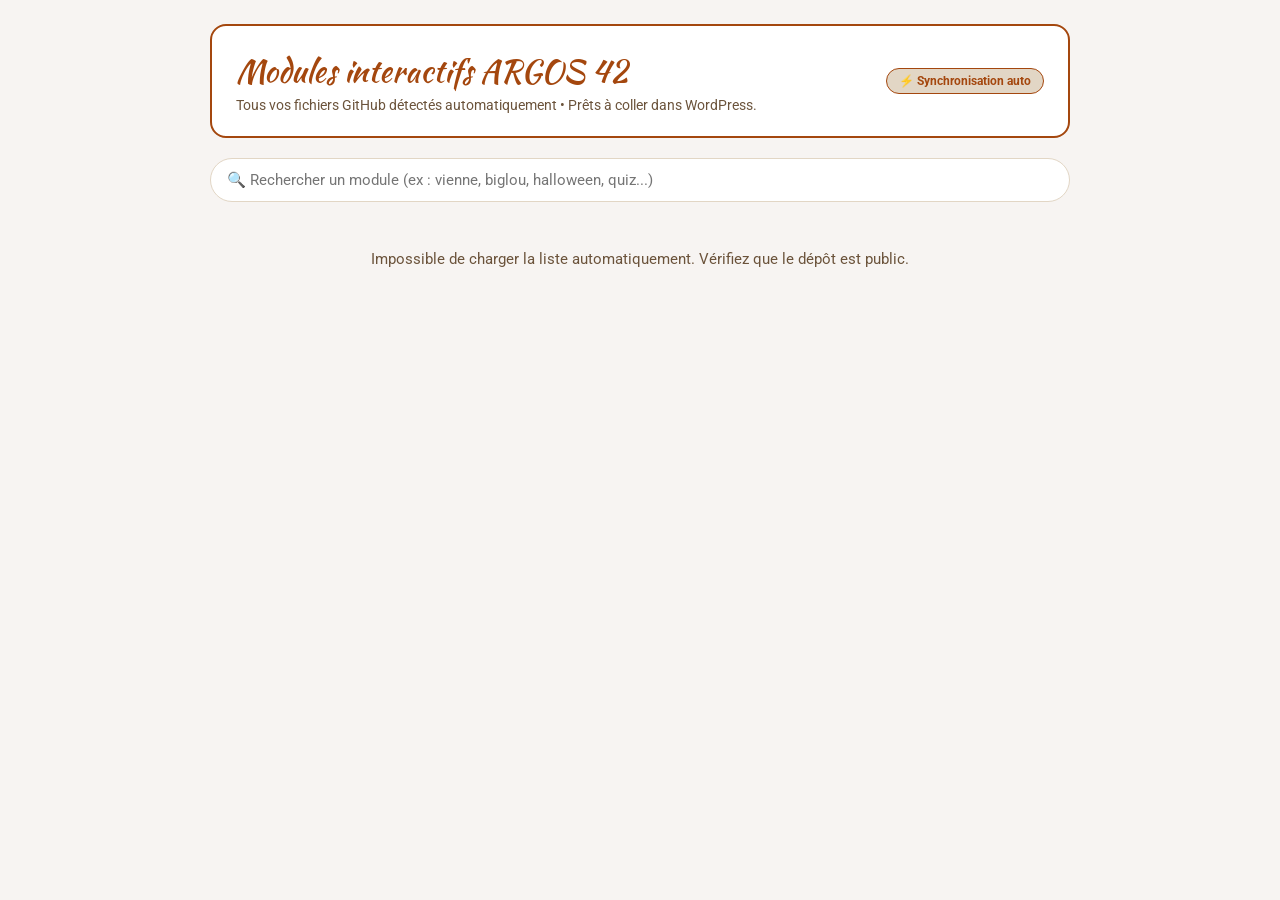
<file: index.html>
<!DOCTYPE html>
<html lang="fr">
<head>
  <meta charset="UTF-8" />
  <meta name="viewport" content="width=device-width, initial-scale=1.0" />
  <title>Bibliothèque interactive — ARGOS 42</title>
  <link rel="preconnect" href="https://fonts.googleapis.com">
  <link rel="preconnect" href="https://fonts.gstatic.com" crossorigin>
  <link href="https://fonts.googleapis.com/css2?family=Kaushan+Script&family=Roboto:wght@400;500;700&display=swap" rel="stylesheet">
  <style>
    :root {
      --caramel: #a4470e;
      --caramel-dark: #823608;
      --beige: #e2d6c5;
      --discret: #f7f4f2;
      --chocolat: #372612;
      --chocolat-soft: #6b533b;
    }
    * { box-sizing: border-box; margin: 0; padding: 0; }
    body {
      font-family: 'Roboto', sans-serif;
      background: var(--discret);
      color: var(--chocolat);
      padding: 24px 16px 60px;
    }
    .wrap { max-width: 860px; margin: 0 auto; }

    header {
      background: #fff;
      border: 2px solid var(--caramel);
      border-radius: 16px;
      padding: 22px 24px;
      margin-bottom: 20px;
      display: flex;
      justify-content: space-between;
      align-items: center;
      flex-wrap: wrap;
      gap: 12px;
    }
    h1 {
      font-family: 'Kaushan Script', cursive;
      font-size: 1.95rem;
      font-weight: 400;
      color: var(--caramel);
    }
    .sub { font-size: 0.9rem; color: var(--chocolat-soft); margin-top: 4px; }
    .auto-badge {
      background: var(--beige);
      color: var(--caramel);
      border: 1px solid var(--caramel);
      font-size: 0.75rem;
      font-weight: 700;
      padding: 5px 12px;
      border-radius: 50px;
    }

    .search-bar {
      width: 100%;
      padding: 12px 16px;
      border: 1.5px solid var(--beige);
      border-radius: 50px;
      font-family: 'Roboto', sans-serif;
      font-size: 0.95rem;
      margin-bottom: 18px;
      background: #fff;
      color: var(--chocolat);
      outline: none;
    }
    .search-bar:focus { border-color: var(--caramel); }

    .list { display: grid; gap: 12px; }

    .item {
      background: #fff;
      border: 1.5px solid var(--beige);
      border-radius: 14px;
      padding: 16px 18px;
      display: flex;
      justify-content: space-between;
      align-items: center;
      flex-wrap: wrap;
      gap: 12px;
    }
    .item-info { flex: 1 1 260px; }
    .item-title {
      font-weight: 700;
      font-size: 1.02rem;
      color: var(--chocolat);
      text-transform: capitalize;
    }
    .item-file {
      font-family: monospace;
      font-size: 0.8rem;
      color: var(--chocolat-soft);
      margin-top: 2px;
    }

    .item-controls {
      display: flex;
      align-items: center;
      gap: 8px;
      flex-wrap: wrap;
    }
    select {
      padding: 8px 10px;
      border-radius: 50px;
      border: 1.5px solid var(--beige);
      background: var(--discret);
      font-family: 'Roboto', sans-serif;
      font-size: 0.82rem;
      font-weight: 700;
      color: var(--chocolat);
      cursor: pointer;
    }
    .btn {
      cursor: pointer;
      font-family: 'Roboto', sans-serif;
      font-size: 0.84rem;
      font-weight: 700;
      padding: 8px 15px;
      border-radius: 50px;
      border: 1.5px solid var(--caramel);
      text-decoration: none;
      transition: all 0.15s;
    }
    .btn-copy { background: var(--caramel); color: #fff; }
    .btn-copy:hover { background: var(--caramel-dark); }
    .btn-copy.ok { background: #2e6f40; border-color: #2e6f40; }
    .btn-open { background: #fff; color: var(--caramel); }
    .btn-open:hover { background: var(--beige); }

    .status {
      text-align: center;
      padding: 30px;
      color: var(--chocolat-soft);
      font-size: 0.95rem;
    }
  </style>
</head>
<body>
<div class="wrap">
  <header>
    <div>
      <h1>Modules interactifs ARGOS 42</h1>
      <p class="sub">Tous vos fichiers GitHub détectés automatiquement • Prêts à coller dans WordPress.</p>
    </div>
    <span class="auto-badge">⚡ Synchronisation auto</span>
  </header>

  <input type="text" id="search" class="search-bar" placeholder="🔍 Rechercher un module (ex : vienne, biglou, halloween, quiz...)" oninput="filterList()" />

  <div id="list" class="list">
    <div class="status">Chargement automatique des fichiers depuis GitHub...</div>
  </div>
</div>

<script>
  const USER = 'argos42391';
  const REPO = 'article-argos42';
  const BASE_URL = `https://${USER}.github.io/${REPO}/`;

  function formatName(filename) {
    return filename
      .replace('.html', '')
      .replace(/[-_]/g, ' ');
  }

  async function loadFiles() {
    const listEl = document.getElementById('list');
    try {
      const res = await fetch(`https://api.github.com/repos/${USER}/${REPO}/contents/`);
      if (!res.ok) throw new Error('Erreur API GitHub');
      const files = await res.json();

      const htmlFiles = files.filter(f =>
        f.type === 'file' &&
        f.name.endsWith('.html') &&
        f.name.toLowerCase() !== 'index.html'
      );

      if (htmlFiles.length === 0) {
        listEl.innerHTML = '<div class="status">Aucun fichier .html trouvé dans le dépôt.</div>';
        return;
      }

      listEl.innerHTML = htmlFiles.map((file, i) => `
        <div class="item" data-name="${file.name.toLowerCase()}">
          <div class="item-info">
            <div class="item-title">${formatName(file.name)}</div>
            <div class="item-file">${file.name}</div>
          </div>
          <div class="item-controls">
            <select id="h-${i}" title="Hauteur de l'iframe">
              <option value="340">Hauteur : Petit (340px)</option>
              <option value="520" selected>Hauteur : Moyen (520px)</option>
              <option value="620">Hauteur : Grand (620px)</option>
            </select>
            <button type="button" class="btn btn-copy" onclick="copyIframe('${file.name}', 'h-${i}', this)">📋 Copier le code</button>
            <a href="${BASE_URL}${file.name}" target="_blank" class="btn btn-open">👁️ Voir</a>
          </div>
        </div>
      `).join('');
    } catch (e) {
      listEl.innerHTML = '<div class="status">Impossible de charger la liste automatiquement. Vérifiez que le dépôt est public.</div>';
    }
  }

  function copyIframe(filename, selectId, btn) {
    const height = document.getElementById(selectId).value;
    const snippet = `<div style="max-width:750px;margin:24px auto;text-align:center;"><iframe src="${BASE_URL}${filename}" width="100%" height="${height}" frameborder="0"></iframe></div>`;
    navigator.clipboard.writeText(snippet).then(() => {
      const prev = btn.textContent;
      btn.textContent = '✅ Copié !';
      btn.classList.add('ok');
      setTimeout(() => {
        btn.textContent = prev;
        btn.classList.remove('ok');
      }, 1800);
    });
  }

  function filterList() {
    const q = document.getElementById('search').value.toLowerCase();
    document.querySelectorAll('.item').forEach(el => {
      el.style.display = el.dataset.name.includes(q) ? 'flex' : 'none';
    });
  }

  loadFiles();
</script>
</body>
</html>
</file>
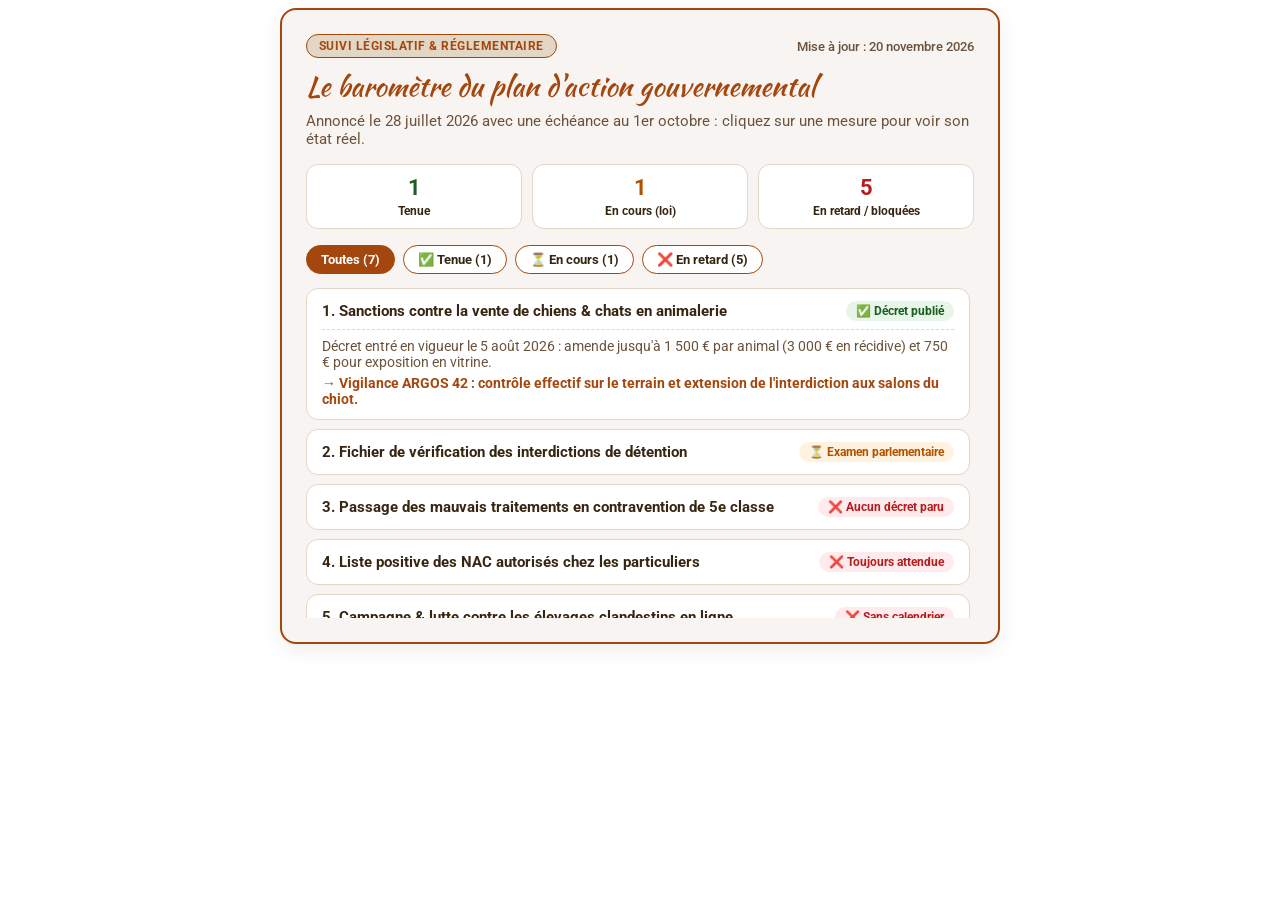
<file: barometre-plan-animal-2026.html>
<!DOCTYPE html>
<html lang="fr">
<head>
  <meta charset="UTF-8" />
  <meta name="viewport" content="width=device-width, initial-scale=1.0" />
  <title>Baromètre du Plan d'action protection animale — ARGOS 42</title>
  <link rel="preconnect" href="https://fonts.googleapis.com">
  <link rel="preconnect" href="https://fonts.gstatic.com" crossorigin>
  <link href="https://fonts.googleapis.com/css2?family=Kaushan+Script&family=Roboto:wght@400;500;700&display=swap" rel="stylesheet">
  <style>
    :root {
      --caramel: #a4470e;
      --caramel-dark: #823608;
      --vermillon: #e5622e;
      --beige: #e2d6c5;
      --discret: #f7f4f2;
      --chocolat: #372612;
      --chocolat-soft: #6b533b;
      --ok-bg: #e8f5e9;
      --ok-txt: #1b5e20;
      --wait-bg: #fff3e0;
      --wait-txt: #b25000;
      --ko-bg: #ffebee;
      --ko-txt: #b71c1c;
      --radius: 16px;
    }

    * { box-sizing: border-box; margin: 0; padding: 0; }

    body {
      font-family: 'Roboto', sans-serif;
      background: transparent;
      color: var(--chocolat);
      padding: 8px;
    }

    .board-box {
      max-width: 720px;
      margin: 0 auto;
      background: var(--discret);
      border: 2px solid var(--caramel);
      border-radius: var(--radius);
      padding: 24px;
      box-shadow: 0 6px 20px rgba(55, 38, 18, 0.08);
    }

    .top-meta {
      display: flex;
      justify-content: space-between;
      align-items: center;
      flex-wrap: wrap;
      gap: 8px;
      margin-bottom: 8px;
    }

    .badge {
      background: var(--beige);
      color: var(--caramel);
      border: 1px solid var(--caramel);
      font-size: 0.76rem;
      font-weight: 700;
      text-transform: uppercase;
      letter-spacing: 0.04em;
      padding: 4px 12px;
      border-radius: 50px;
    }

    .date-tag {
      font-size: 0.82rem;
      color: var(--chocolat-soft);
      font-weight: 500;
    }

    h2 {
      font-family: 'Kaushan Script', cursive;
      font-size: 1.75rem;
      font-weight: 400;
      color: var(--caramel);
      margin-bottom: 6px;
    }

    .subtitle {
      font-size: 0.92rem;
      color: var(--chocolat-soft);
      margin-bottom: 16px;
    }

    /* Résumé chiffré */
    .kpi-grid {
      display: grid;
      grid-template-columns: repeat(3, 1fr);
      gap: 10px;
      margin-bottom: 16px;
    }

    .kpi {
      background: #ffffff;
      border: 1.5px solid var(--beige);
      border-radius: 12px;
      padding: 10px 8px;
      text-align: center;
    }

    .kpi-num {
      font-size: 1.4rem;
      font-weight: 700;
      line-height: 1.1;
    }

    .kpi-label {
      font-size: 0.78rem;
      font-weight: 700;
      margin-top: 3px;
    }

    /* Filtres pilules */
    .filters {
      display: flex;
      flex-wrap: wrap;
      gap: 8px;
      margin-bottom: 14px;
    }

    .filter-btn {
      cursor: pointer;
      border: 1.5px solid var(--caramel);
      background: #ffffff;
      color: var(--chocolat);
      font-family: 'Roboto', sans-serif;
      font-size: 0.82rem;
      font-weight: 700;
      padding: 6px 14px;
      border-radius: 50px;
      transition: all 0.15s;
    }

    .filter-btn.active, .filter-btn:hover {
      background: var(--caramel);
      color: #ffffff;
    }

    /* Liste des mesures */
    .items-list {
      display: grid;
      gap: 9px;
      max-height: 330px;
      overflow-y: auto;
      padding-right: 4px;
    }

    .measure-card {
      background: #ffffff;
      border: 1.5px solid var(--beige);
      border-radius: 12px;
      padding: 12px 15px;
      cursor: pointer;
      transition: border-color 0.15s;
    }

    .measure-card:hover {
      border-color: var(--caramel);
    }

    .measure-head {
      display: flex;
      justify-content: space-between;
      align-items: center;
      gap: 10px;
    }

    .measure-title {
      font-weight: 700;
      font-size: 0.94rem;
      color: var(--chocolat);
    }

    .status-pill {
      font-size: 0.75rem;
      font-weight: 700;
      padding: 3px 10px;
      border-radius: 50px;
      white-space: nowrap;
      flex-shrink: 0;
    }

    .st-ok { background: var(--ok-bg); color: var(--ok-txt); }
    .st-wait { background: var(--wait-bg); color: var(--wait-txt); }
    .st-ko { background: var(--ko-bg); color: var(--ko-txt); }

    .measure-detail {
      margin-top: 8px;
      padding-top: 8px;
      border-top: 1px dashed var(--beige);
      font-size: 0.87rem;
      color: var(--chocolat-soft);
      display: none;
    }

    .measure-card.open .measure-detail {
      display: block;
    }

    .argos-action {
      display: inline-block;
      margin-top: 5px;
      color: var(--caramel);
      font-weight: 700;
    }

    @media (max-width: 540px) {
      .board-box { padding: 16px; }
      h2 { font-size: 1.45rem; }
      .measure-head { flex-direction: column; align-items: flex-start; gap: 5px; }
    }
  </style>
</head>
<body>

<div class="board-box">
  <div class="top-meta">
    <span class="badge">Suivi législatif &amp; réglementaire</span>
    <span class="date-tag">Mise à jour : 20 novembre 2026</span>
  </div>
  <h2>Le baromètre du plan d'action gouvernemental</h2>
  <p class="subtitle">Annoncé le 28 juillet 2026 avec une échéance au 1er octobre : cliquez sur une mesure pour voir son état réel.</p>

  <div class="kpi-grid">
    <div class="kpi">
      <div class="kpi-num" style="color: var(--ok-txt);">1</div>
      <div class="kpi-label">Tenue</div>
    </div>
    <div class="kpi">
      <div class="kpi-num" style="color: var(--wait-txt);">1</div>
      <div class="kpi-label">En cours (loi)</div>
    </div>
    <div class="kpi">
      <div class="kpi-num" style="color: var(--ko-txt);">5</div>
      <div class="kpi-label">En retard / bloquées</div>
    </div>
  </div>

  <div class="filters">
    <button type="button" class="filter-btn active" data-filter="all">Toutes (7)</button>
    <button type="button" class="filter-btn" data-filter="ok">✅ Tenue (1)</button>
    <button type="button" class="filter-btn" data-filter="wait">⏳ En cours (1)</button>
    <button type="button" class="filter-btn" data-filter="ko">❌ En retard (5)</button>
  </div>

  <div class="items-list" id="itemsList"></div>
</div>

<script>
  const measures = [
    {
      title: "1. Sanctions contre la vente de chiens & chats en animalerie",
      status: "ok",
      statusLabel: "✅ Décret publié",
      detail: "Décret entré en vigueur le 5 août 2026 : amende jusqu'à 1 500 € par animal (3 000 € en récidive) et 750 € pour exposition en vitrine.",
      action: "Vigilance ARGOS 42 : contrôle effectif sur le terrain et extension de l'interdiction aux salons du chiot."
    },
    {
      title: "2. Fichier de vérification des interdictions de détention",
      status: "wait",
      statusLabel: "⏳ Examen parlementaire",
      detail: "Nécessite une loi : proposition de loi déposée le 13 octobre 2026 par la députée Corinne Vignon. Passage en séance prévu début décembre 2026.",
      action: "Mobilisation ARGOS 42 : soutien à la campagne #UnFichierPourEux et interpellation des députés."
    },
    {
      title: "3. Passage des mauvais traitements en contravention de 5e classe",
      status: "ko",
      statusLabel: "❌ Aucun décret paru",
      detail: "L'amende devait passer de 750 € (4e classe) à 1 500 € (5e classe, 3 000 € en récidive) au 1er octobre. Aucun texte publié à ce jour.",
      action: "Plaidoyer ARGOS 42 auprès des ministères de l'Intérieur et de la Justice."
    },
    {
      title: "4. Liste positive des NAC autorisés chez les particuliers",
      status: "ko",
      statusLabel: "❌ Toujours attendue",
      detail: "Promise pour la rentrée de septembre 2026 afin d'encadrer la détention d'animaux non domestiques.",
      action: "Suivi réglementaire en cours par nos équipes juridiques."
    },
    {
      title: "5. Campagne & lutte contre les élevages clandestins en ligne",
      status: "ko",
      statusLabel: "❌ Sans calendrier",
      detail: "Annoncée dans la feuille de route de juillet sans déploiement concret ni moyens dédiés depuis l'échéance d'octobre.",
      action: "Propositions transmises dès septembre 2025 par ARGOS 42 (référents préfecture, formation des agents)."
    },
    {
      title: "6. Label élevages engagés & sortie des chiens de laboratoire",
      status: "ko",
      statusLabel: "❌ Aucune annonce",
      detail: "Aucune feuille de route ni calendrier précis n'ont été communiqués sur ces deux engagements de l'été.",
      action: "Veille juridique et plaidoyer pour le développement des méthodes alternatives."
    },
    {
      title: "7. Rappel : décret sur les conditions de vie des chiens de sécurité",
      status: "ko",
      statusLabel: "❌ 14 ans de retard",
      detail: "Prévu par la loi depuis 2012 mais jamais publié malgré les engagements répétés de l'État.",
      action: "Action en justice : mise en demeure du Premier ministre par ARGOS 42 et recours préparé devant le Conseil d'État."
    }
  ];

  const itemsList = document.getElementById("itemsList");
  const filterBtns = document.querySelectorAll(".filter-btn");

  function render(filter = "all") {
    itemsList.innerHTML = "";
    const filtered = filter === "all" ? measures : measures.filter(m => m.status === filter);

    filtered.forEach((m, index) => {
      const card = document.createElement("div");
      card.className = "measure-card" + (index === 0 ? " open" : "");
      const pillClass = m.status === "ok" ? "st-ok" : (m.status === "wait" ? "st-wait" : "st-ko");

      card.innerHTML = `
        <div class="measure-head">
          <div class="measure-title">${m.title}</div>
          <span class="status-pill ${pillClass}">${m.statusLabel}</span>
        </div>
        <div class="measure-detail">
          <p>${m.detail}</p>
          <span class="argos-action">→ ${m.action}</span>
        </div>
      `;

      card.onclick = () => card.classList.toggle("open");
      itemsList.appendChild(card);
    });
  }

  filterBtns.forEach(btn => {
    btn.onclick = () => {
      filterBtns.forEach(b => b.classList.remove("active"));
      btn.classList.add("active");
      render(btn.dataset.filter);
    };
  });

  render();
</script>
</body>
</html>
</file>
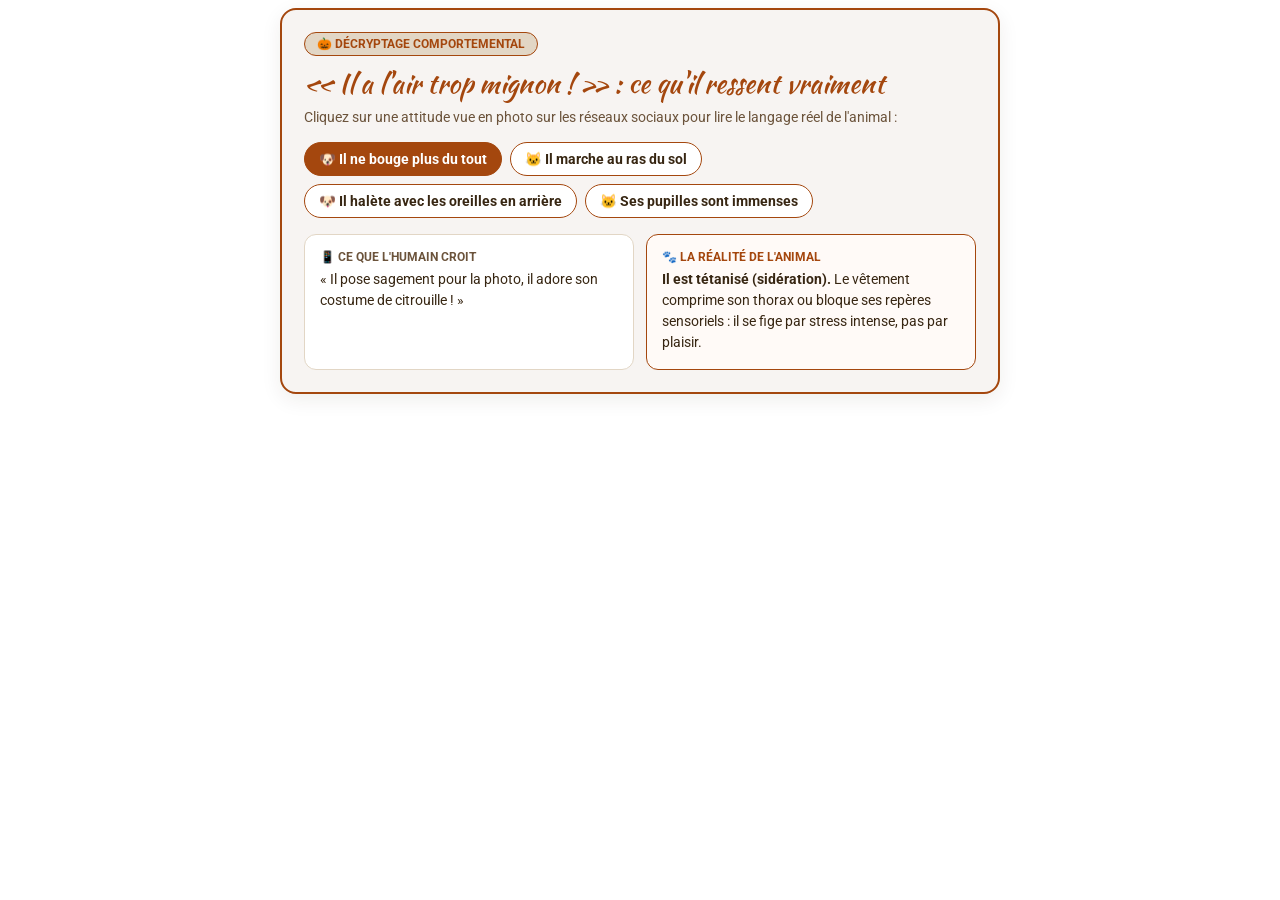
<file: decodeur-halloween-animal.html>
<!DOCTYPE html>
<html lang="fr">
<head>
  <meta charset="UTF-8" />
  <meta name="viewport" content="width=device-width, initial-scale=1.0" />
  <title>Décodeur Halloween : Costume ou malaise ? — ARGOS 42</title>
  <link rel="preconnect" href="https://fonts.googleapis.com">
  <link rel="preconnect" href="https://fonts.gstatic.com" crossorigin>
  <link href="https://fonts.googleapis.com/css2?family=Kaushan+Script&family=Roboto:wght@400;500;700&display=swap" rel="stylesheet">
  <style>
    :root {
      --caramel: #a4470e;
      --vermillon: #e5622e;
      --beige: #e2d6c5;
      --discret: #f7f4f2;
      --chocolat: #372612;
      --chocolat-soft: #6b533b;
    }
    * { box-sizing: border-box; margin: 0; padding: 0; }
    body { font-family: 'Roboto', sans-serif; background: transparent; color: var(--chocolat); padding: 8px; }
    .box {
      max-width: 720px;
      margin: 0 auto;
      background: var(--discret);
      border: 2px solid var(--caramel);
      border-radius: 16px;
      padding: 22px;
      box-shadow: 0 6px 20px rgba(55, 38, 18, 0.08);
    }
    .badge {
      display: inline-block;
      background: var(--beige);
      color: var(--caramel);
      border: 1px solid var(--caramel);
      font-size: 0.75rem;
      font-weight: 700;
      text-transform: uppercase;
      padding: 4px 12px;
      border-radius: 50px;
      margin-bottom: 8px;
    }
    h2 {
      font-family: 'Kaushan Script', cursive;
      font-size: 1.7rem;
      font-weight: 400;
      color: var(--caramel);
      margin-bottom: 6px;
    }
    p.sub { font-size: 0.9rem; color: var(--chocolat-soft); margin-bottom: 16px; }
    .btns { display: flex; flex-wrap: wrap; gap: 8px; margin-bottom: 16px; }
    .btn {
      cursor: pointer;
      border: 1.5px solid var(--caramel);
      background: #fff;
      color: var(--chocolat);
      font-family: 'Roboto', sans-serif;
      font-size: 0.85rem;
      font-weight: 700;
      padding: 8px 14px;
      border-radius: 50px;
      transition: all 0.15s;
    }
    .btn.active, .btn:hover { background: var(--caramel); color: #fff; }
    .result-grid { display: grid; grid-template-columns: 1fr 1fr; gap: 12px; }
    .col {
      background: #fff;
      border: 1.5px solid var(--beige);
      border-radius: 12px;
      padding: 15px;
    }
    .col.truth { border-color: var(--caramel); background: #fffaf7; }
    .col-tag {
      font-size: 0.75rem;
      font-weight: 700;
      text-transform: uppercase;
      color: var(--chocolat-soft);
      margin-bottom: 6px;
    }
    .col.truth .col-tag { color: var(--caramel); }
    .col p { font-size: 0.9rem; line-height: 1.45; }
    @media (max-width: 540px) {
      .result-grid { grid-template-columns: 1fr; }
      h2 { font-size: 1.45rem; }
    }
  </style>
</head>
<body>
<div class="box">
  <span class="badge">🎃 Décryptage comportemental</span>
  <h2>« Il a l'air trop mignon ! » : ce qu'il ressent vraiment</h2>
  <p class="sub">Cliquez sur une attitude vue en photo sur les réseaux sociaux pour lire le langage réel de l'animal :</p>

  <div class="btns">
    <button type="button" class="btn active" onclick="selectCase(0, this)">🐶 Il ne bouge plus du tout</button>
    <button type="button" class="btn" onclick="selectCase(1, this)">🐱 Il marche au ras du sol</button>
    <button type="button" class="btn" onclick="selectCase(2, this)">🐶 Il halète avec les oreilles en arrière</button>
    <button type="button" class="btn" onclick="selectCase(3, this)">🐱 Ses pupilles sont immenses</button>
  </div>

  <div class="result-grid">
    <div class="col">
      <div class="col-tag">📱 Ce que l'humain croit</div>
      <p id="humanView">« Il pose sagement pour la photo, il adore son costume de citrouille ! »</p>
    </div>
    <div class="col truth">
      <div class="col-tag">🐾 La réalité de l'animal</div>
      <p id="animalView"><strong>Il est tétanisé (sidération).</strong> Le vêtement comprime son thorax ou bloque ses repères sensoriels : il se fige par stress intense, pas par plaisir.</p>
    </div>
  </div>
</div>

<script>
  const cases = [
    {
      human: "« Il pose sagement pour la photo, il adore son costume de citrouille ! »",
      animal: "<strong>Il est tétanisé (sidération).</strong> Le vêtement comprime son thorax ou bloque ses repères sensoriels : il se fige par stress intense, pas par plaisir."
    },
    {
      human: "« Regarde comme il fait le timide dans sa cape de vampire ! »",
      animal: "<strong>Il cherche à fuir une contrainte physique.</strong> Le chat utilise ses vibrisses et sa peau pour s'orienter : un tissu sur le dos déséquilibre totalement sa posture."
    },
    {
      human: "« Il sourit à la caméra, il est tout excité par la fête ! »",
      animal: "<strong>Signaux d'apaisement et coup de chaud.</strong> Le halètement hors effort et les oreilles plaquées traduisent une anxiété ou une surchauffe sous un tissu épais."
    },
    {
      human: "« Il a des grands yeux émerveillés devant les décorations ! »",
      animal: "<strong>Décharge d'adrénaline (peur).</strong> Chez le chat, la dilatation brutale des pupilles associée aux oreilles tournées sur le côté annonce une panique ou une réaction défensive."
    }
  ];

  function selectCase(idx, btn) {
    document.querySelectorAll('.btn').forEach(b => b.classList.remove('active'));
    btn.classList.add('active');
    document.getElementById('humanView').innerHTML = cases[idx].human;
    document.getElementById('animalView').innerHTML = cases[idx].animal;
  }
</script>
</body>
</html>
</file>
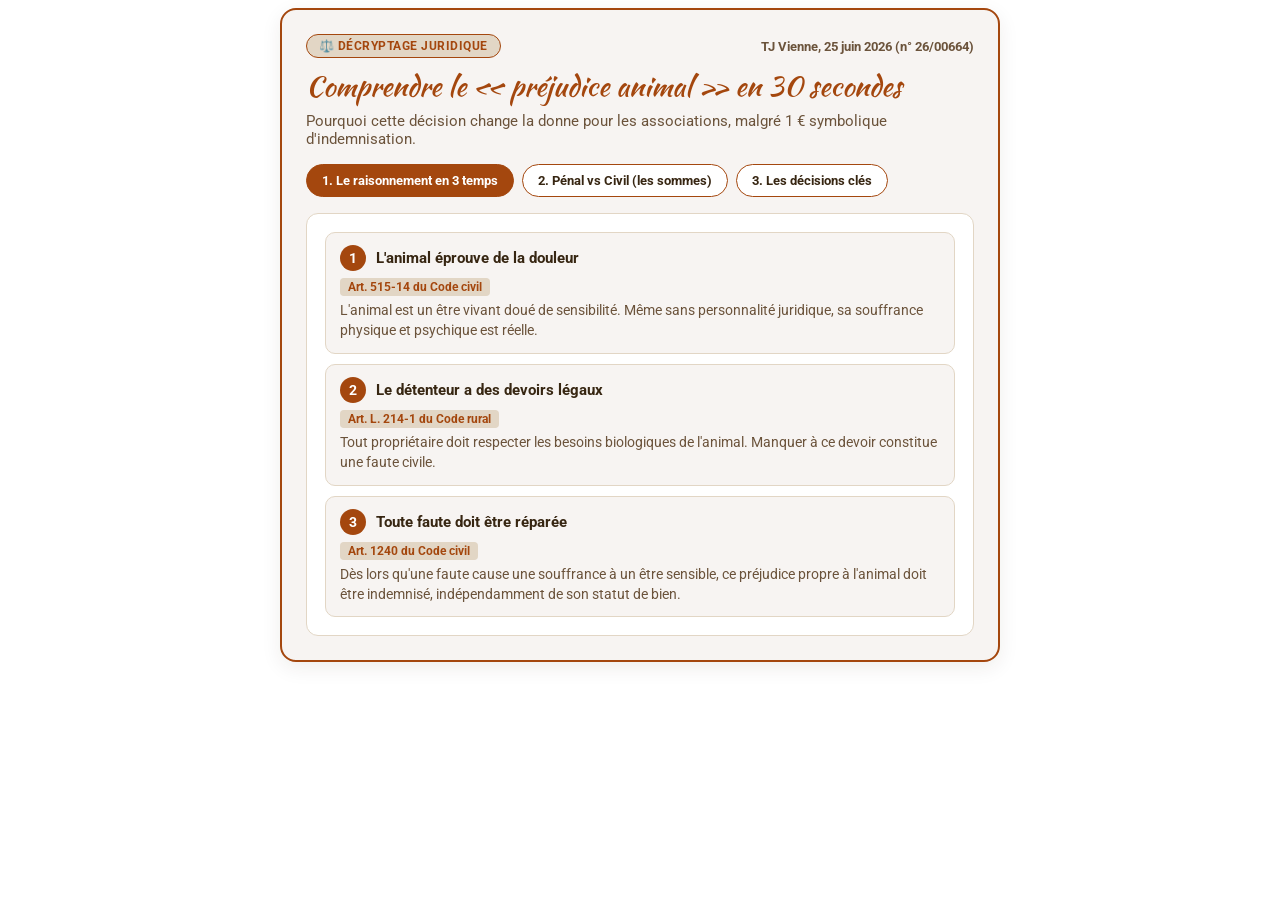
<file: decrypteur-prejudice-animal.html>
<!DOCTYPE html>
<html lang="fr">
<head>
  <meta charset="UTF-8" />
  <meta name="viewport" content="width=device-width, initial-scale=1.0" />
  <title>Décryptage juridique : Le préjudice animal — ARGOS 42</title>
  <link rel="preconnect" href="https://fonts.googleapis.com">
  <link rel="preconnect" href="https://fonts.gstatic.com" crossorigin>
  <link href="https://fonts.googleapis.com/css2?family=Kaushan+Script&family=Roboto:wght@400;500;700&display=swap" rel="stylesheet">
  <style>
    :root {
      --caramel: #a4470e;
      --caramel-dark: #823608;
      --vermillon: #e5622e;
      --beige: #e2d6c5;
      --discret: #f7f4f2;
      --chocolat: #372612;
      --chocolat-soft: #6b533b;
      --radius: 16px;
    }

    * { box-sizing: border-box; margin: 0; padding: 0; }

    body {
      font-family: 'Roboto', sans-serif;
      background: transparent;
      color: var(--chocolat);
      padding: 8px;
    }

    .law-box {
      max-width: 720px;
      margin: 0 auto;
      background: var(--discret);
      border: 2px solid var(--caramel);
      border-radius: var(--radius);
      padding: 24px;
      box-shadow: 0 6px 20px rgba(55, 38, 18, 0.08);
    }

    .top-meta {
      display: flex;
      justify-content: space-between;
      align-items: center;
      flex-wrap: wrap;
      gap: 8px;
      margin-bottom: 8px;
    }

    .badge {
      background: var(--beige);
      color: var(--caramel);
      border: 1px solid var(--caramel);
      font-size: 0.76rem;
      font-weight: 700;
      text-transform: uppercase;
      letter-spacing: 0.04em;
      padding: 4px 12px;
      border-radius: 50px;
    }

    .ref-tag {
      font-size: 0.8rem;
      font-weight: 700;
      color: var(--chocolat-soft);
    }

    h2 {
      font-family: 'Kaushan Script', cursive;
      font-size: 1.75rem;
      font-weight: 400;
      color: var(--caramel);
      margin-bottom: 6px;
    }

    .subtitle {
      font-size: 0.92rem;
      color: var(--chocolat-soft);
      margin-bottom: 16px;
    }

    /* Onglets de navigation */
    .tabs {
      display: flex;
      gap: 8px;
      flex-wrap: wrap;
      margin-bottom: 16px;
    }

    .tab-btn {
      cursor: pointer;
      border: 1.5px solid var(--caramel);
      background: #ffffff;
      color: var(--chocolat);
      font-family: 'Roboto', sans-serif;
      font-size: 0.84rem;
      font-weight: 700;
      padding: 8px 15px;
      border-radius: 50px;
      transition: all 0.15s;
    }

    .tab-btn.active, .tab-btn:hover {
      background: var(--caramel);
      color: #ffffff;
    }

    .panel {
      background: #ffffff;
      border: 1.5px solid var(--beige);
      border-radius: 12px;
      padding: 18px;
      display: none;
    }

    .panel.active {
      display: block;
    }

    /* Onglet 1 : Raisonnement en 3 temps */
    .steps-flow {
      display: grid;
      gap: 10px;
    }

    .step-item {
      border: 1.5px solid var(--beige);
      border-radius: 10px;
      padding: 12px 14px;
      background: var(--discret);
    }

    .step-head {
      display: flex;
      align-items: center;
      gap: 10px;
      margin-bottom: 5px;
    }

    .step-num {
      width: 26px;
      height: 26px;
      border-radius: 50%;
      background: var(--caramel);
      color: #ffffff;
      font-weight: 700;
      font-size: 0.85rem;
      display: flex;
      align-items: center;
      justify-content: center;
      flex-shrink: 0;
    }

    .step-title {
      font-weight: 700;
      font-size: 0.95rem;
      color: var(--chocolat);
    }

    .step-law {
      display: inline-block;
      font-size: 0.75rem;
      font-weight: 700;
      color: var(--caramel);
      background: var(--beige);
      padding: 2px 8px;
      border-radius: 4px;
      margin-bottom: 4px;
    }

    .step-desc {
      font-size: 0.88rem;
      color: var(--chocolat-soft);
      line-height: 1.45;
    }

    /* Onglet 2 : Pénal vs Civil */
    .split-grid {
      display: grid;
      grid-template-columns: 1fr 1fr;
      gap: 12px;
    }

    .split-col {
      background: var(--discret);
      border: 1.5px solid var(--beige);
      border-radius: 10px;
      padding: 14px;
    }

    .split-col h3 {
      font-size: 0.95rem;
      color: var(--caramel);
      margin-bottom: 8px;
      border-bottom: 1px solid var(--beige);
      padding-bottom: 6px;
    }

    .split-col ul {
      padding-left: 16px;
      font-size: 0.86rem;
      color: var(--chocolat);
      line-height: 1.5;
    }

    .split-col li { margin-bottom: 6px; }

    .amount-highlight {
      margin-top: 10px;
      background: #ffffff;
      border-left: 3px solid var(--caramel);
      padding: 8px 10px;
      font-size: 0.83rem;
    }

    /* Onglet 3 : Frise chronologique */
    .timeline {
      border-left: 3px solid var(--caramel);
      margin-left: 10px;
      padding-left: 16px;
      display: grid;
      gap: 12px;
    }

    .tl-item {
      position: relative;
    }

    .tl-item::before {
      content: "";
      position: absolute;
      left: -23px;
      top: 4px;
      width: 11px;
      height: 11px;
      border-radius: 50%;
      background: var(--caramel);
      border: 2px solid #ffffff;
    }

    .tl-date {
      font-size: 0.78rem;
      font-weight: 700;
      color: var(--caramel);
      text-transform: uppercase;
    }

    .tl-place {
      font-weight: 700;
      font-size: 0.93rem;
      color: var(--chocolat);
    }

    .tl-note {
      font-size: 0.85rem;
      color: var(--chocolat-soft);
    }

    @media (max-width: 560px) {
      .law-box { padding: 16px; }
      h2 { font-size: 1.45rem; }
      .split-grid { grid-template-columns: 1fr; }
    }
  </style>
</head>
<body>

<div class="law-box">
  <div class="top-meta">
    <span class="badge">⚖️ Décryptage juridique</span>
    <span class="ref-tag">TJ Vienne, 25 juin 2026 (n° 26/00664)</span>
  </div>
  <h2>Comprendre le « préjudice animal » en 30 secondes</h2>
  <p class="subtitle">Pourquoi cette décision change la donne pour les associations, malgré 1 € symbolique d'indemnisation.</p>

  <div class="tabs">
    <button type="button" class="tab-btn active" onclick="showTab('tab1', this)">1. Le raisonnement en 3 temps</button>
    <button type="button" class="tab-btn" onclick="showTab('tab2', this)">2. Pénal vs Civil (les sommes)</button>
    <button type="button" class="tab-btn" onclick="showTab('tab3', this)">3. Les décisions clés</button>
  </div>

  <!-- Onglet 1 -->
  <div class="panel active" id="tab1">
    <div class="steps-flow">
      <div class="step-item">
        <div class="step-head">
          <span class="step-num">1</span>
          <span class="step-title">L'animal éprouve de la douleur</span>
        </div>
        <span class="step-law">Art. 515-14 du Code civil</span>
        <p class="step-desc">L'animal est un être vivant doué de sensibilité. Même sans personnalité juridique, sa souffrance physique et psychique est réelle.</p>
      </div>

      <div class="step-item">
        <div class="step-head">
          <span class="step-num">2</span>
          <span class="step-title">Le détenteur a des devoirs légaux</span>
        </div>
        <span class="step-law">Art. L. 214-1 du Code rural</span>
        <p class="step-desc">Tout propriétaire doit respecter les besoins biologiques de l'animal. Manquer à ce devoir constitue une faute civile.</p>
      </div>

      <div class="step-item">
        <div class="step-head">
          <span class="step-num">3</span>
          <span class="step-title">Toute faute doit être réparée</span>
        </div>
        <span class="step-law">Art. 1240 du Code civil</span>
        <p class="step-desc">Dès lors qu'une faute cause une souffrance à un être sensible, ce préjudice propre à l'animal doit être indemnisé, indépendamment de son statut de bien.</p>
      </div>
    </div>
  </div>

  <!-- Onglet 2 -->
  <div class="panel" id="tab2">
    <div class="split-grid">
      <div class="split-col">
        <h3>🔨 Volet Pénal (la sanction)</h3>
        <ul>
          <li><strong>Objectif :</strong> punir l'auteur des faits au nom de la société.</li>
          <li><strong>Peine prononcée :</strong> 120 jours-amende à 12 € (soit 1 440 €) + interdiction définitive de détenir un animal.</li>
        </ul>
      </div>
      <div class="split-col">
        <h3>⚖️ Volet Civil (la réparation)</h3>
        <ul>
          <li><strong>Préjudice moral des associations :</strong> 3 000 € demandés → <strong>750 € accordés</strong> à chacune.</li>
          <li><strong>Préjudice animal (subi par le chien) :</strong> 10 000 € demandés → <strong>1 € symbolique</strong> accordé.</li>
        </ul>
        <div class="amount-highlight">
          <strong>Prochain combat :</strong> documenter la douleur par expertise vétérinaire pour dépasser l'euro symbolique.
        </div>
      </div>
    </div>
  </div>

  <!-- Onglet 3 -->
  <div class="panel" id="tab3">
    <div class="timeline">
      <div class="tl-item">
        <div class="tl-date">11 janvier 2024</div>
        <div class="tl-place">Tribunal de Lille</div>
        <div class="tl-note">Première reconnaissance d'un préjudice purement animalier distinct du préjudice des associations.</div>
      </div>
      <div class="tl-item">
        <div class="tl-date">2 mars 2026</div>
        <div class="tl-place">Tribunal de Pontarlier</div>
        <div class="tl-note">Confirmation de la réparation du préjudice subi directement par l'animal victime.</div>
      </div>
      <div class="tl-item">
        <div class="tl-date">7 mai 2026</div>
        <div class="tl-place">Tribunal d'Arras</div>
        <div class="tl-note">Nouvelle décision favorable consolidant cette jurisprudence émergente.</div>
      </div>
      <div class="tl-item">
        <div class="tl-date">25 juin 2026</div>
        <div class="tl-place">Tribunal judiciaire de Vienne</div>
        <div class="tl-note">Première motivation juridique complète en 3 étapes (Code civil + Code rural) fondant durablement le préjudice animal.</div>
      </div>
    </div>
  </div>
</div>

<script>
  function showTab(tabId, btn) {
    document.querySelectorAll('.panel').forEach(p => p.classList.remove('active'));
    document.querySelectorAll('.tab-btn').forEach(b => b.classList.remove('active'));
    document.getElementById(tabId).classList.add('active');
    btn.classList.add('active');
  }
</script>
</body>
</html>
</file>
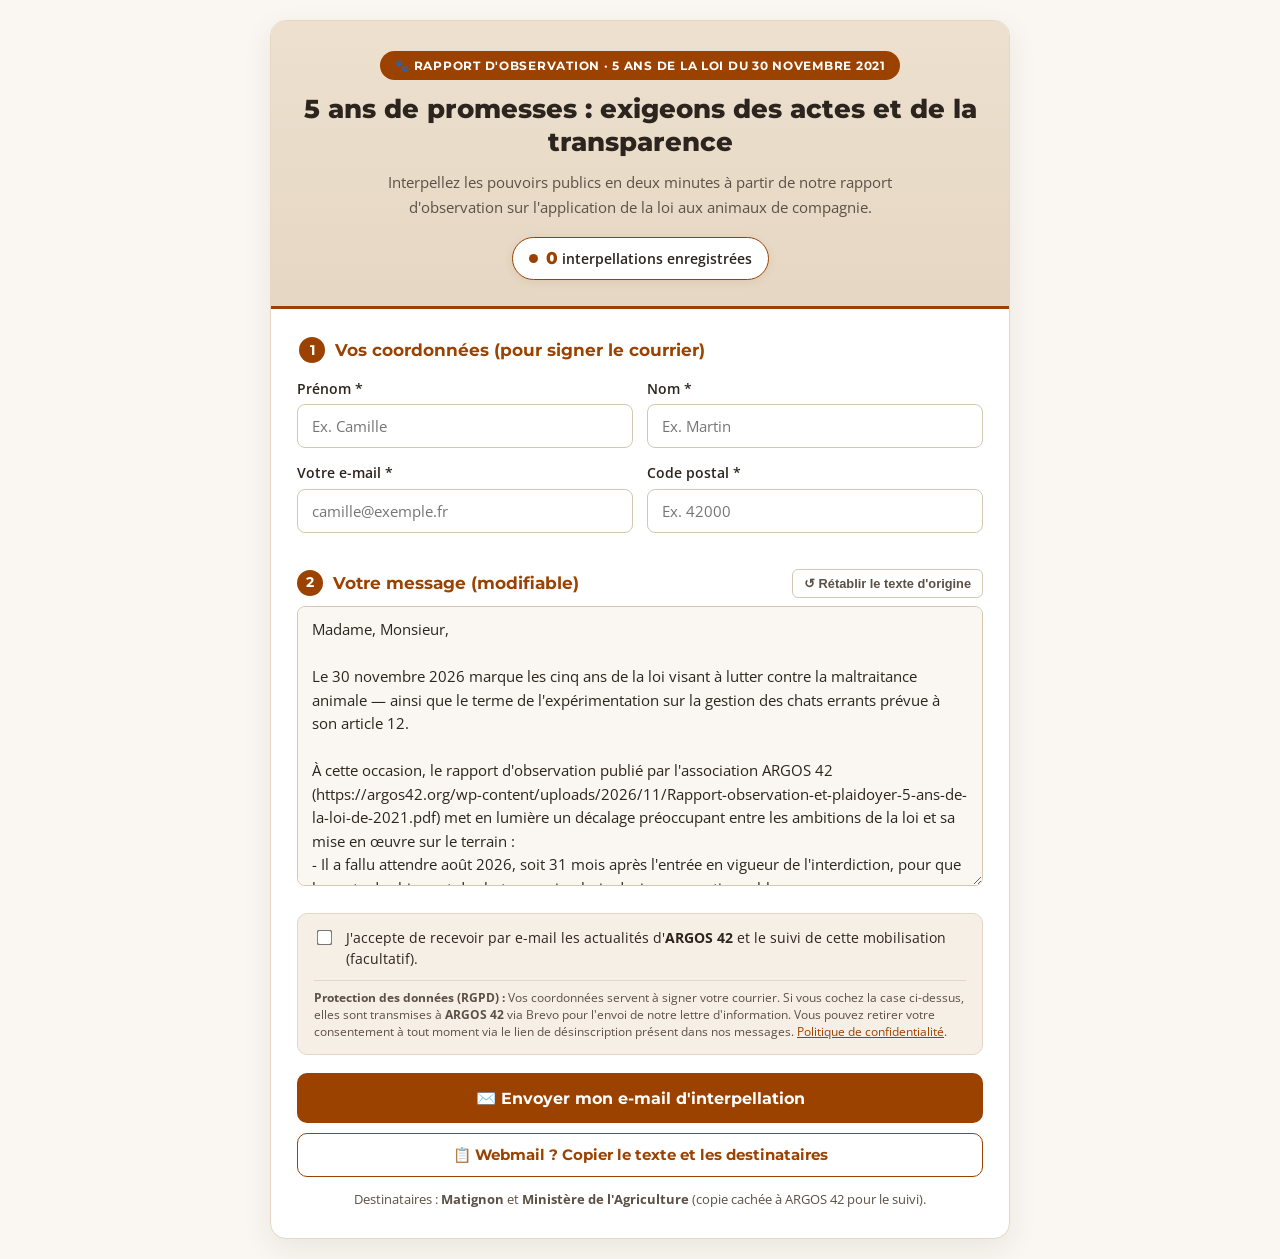
<file: interpellation-loi-2021.html>
<!DOCTYPE html>
<html lang="fr">
<head>
  <meta charset="UTF-8">
  <meta name="viewport" content="width=device-width, initial-scale=1.0">
  <title>5 ans de la loi maltraitance animale : exigeons des actes ! | ARGOS 42</title>
  <link rel="preconnect" href="https://fonts.googleapis.com">
  <link rel="preconnect" href="https://fonts.gstatic.com" crossorigin>
  <link href="https://fonts.googleapis.com/css2?family=Montserrat:wght@600;700;800&family=Open+Sans:wght@400;600;700&display=swap" rel="stylesheet">
  <style>
    :root {
      --argos-brown: #9c4200;
      --argos-brown-dark: #7a3300;
      --argos-brown-soft: rgba(156, 66, 0, 0.1);
      --argos-sand: #e5d7c3;
      --argos-cream: #faf7f2;
      --surface: #ffffff;
      --surface-warm: #f6efe6;
      --text-dark: #2c241e;
      --text-muted: #5c5046;
      --border: #d6c7b2;
    }

    *, *::before, *::after {
      box-sizing: border-box;
    }

    body {
      background-color: var(--argos-cream);
      color: var(--text-dark);
      font-family: 'Open Sans', sans-serif;
      margin: 0;
      padding: 20px 12px;
      line-height: 1.6;
    }

    .container {
      max-width: 740px;
      margin: 0 auto;
      background: var(--surface);
      border-radius: 16px;
      overflow: hidden;
      box-shadow: 0 10px 30px rgba(44, 36, 30, 0.08);
      border: 1px solid var(--argos-sand);
    }

    .hero {
      background: linear-gradient(180deg, #ede0ce 0%, var(--argos-sand) 100%);
      border-bottom: 3px solid var(--argos-brown);
      padding: 30px 24px 26px 24px;
      text-align: center;
    }

    .hero-tag {
      display: inline-block;
      background: var(--argos-brown);
      color: #ffffff;
      font-family: 'Montserrat', sans-serif;
      font-size: 0.76rem;
      font-weight: 700;
      text-transform: uppercase;
      letter-spacing: 0.06em;
      padding: 5px 14px;
      border-radius: 50px;
      margin-bottom: 12px;
    }

    .hero h1 {
      font-family: 'Montserrat', sans-serif;
      font-size: 1.65rem;
      font-weight: 800;
      color: var(--text-dark);
      margin: 0 0 12px 0;
      line-height: 1.25;
    }

    .hero-subtitle {
      margin: 0 auto 18px auto;
      max-width: 560px;
      font-size: 0.95rem;
      color: var(--text-muted);
    }

    .counter-pill {
      display: inline-flex;
      align-items: center;
      gap: 8px;
      background: var(--surface);
      border: 1.5px solid var(--argos-brown);
      color: var(--text-dark);
      padding: 7px 16px;
      border-radius: 50px;
      font-size: 0.9rem;
      font-weight: 600;
      box-shadow: 0 2px 8px var(--argos-brown-soft);
    }

    .counter-dot {
      width: 9px;
      height: 9px;
      background-color: var(--argos-brown);
      border-radius: 50%;
      animation: pulse 1.8s infinite;
    }

    .counter-number {
      font-family: 'Montserrat', sans-serif;
      font-weight: 800;
      font-size: 1.05rem;
      color: var(--argos-brown);
    }

    @keyframes pulse {
      0% { transform: scale(0.95); opacity: 1; }
      50% { transform: scale(1.35); opacity: 0.5; }
      100% { transform: scale(0.95); opacity: 1; }
    }

    @media (prefers-reduced-motion: reduce) {
      .counter-dot { animation: none; }
    }

    @media (max-width: 600px) {
      .hero { padding: 22px 18px; }
      .hero h1 { font-size: 1.35rem; }
    }

    .content {
      padding: 28px 26px;
    }

    @media (max-width: 600px) {
      .content { padding: 22px 18px; }
    }

    fieldset {
      border: none;
      margin: 0;
      padding: 0;
    }

    .step-title {
      font-family: 'Montserrat', sans-serif;
      font-size: 1.05rem;
      font-weight: 700;
      color: var(--argos-brown);
      margin: 0 0 14px 0;
      display: flex;
      align-items: center;
      gap: 10px;
    }

    .step-badge {
      background: var(--argos-brown);
      color: #ffffff;
      width: 26px;
      height: 26px;
      border-radius: 50%;
      display: inline-flex;
      align-items: center;
      justify-content: center;
      font-size: 0.85rem;
      flex-shrink: 0;
    }

    .row {
      display: grid;
      grid-template-columns: 1fr 1fr;
      gap: 14px;
      margin-bottom: 14px;
    }

    @media (max-width: 600px) {
      .row { grid-template-columns: 1fr; gap: 10px; }
    }

    label {
      display: block;
      font-weight: 600;
      font-size: 0.88rem;
      margin-bottom: 4px;
      color: var(--text-dark);
    }

    input[type="text"],
    input[type="email"],
    textarea {
      width: 100%;
      padding: 11px 14px;
      border: 1.5px solid var(--border);
      border-radius: 8px;
      font-size: 0.95rem;
      font-family: inherit;
      background: var(--surface);
      color: var(--text-dark);
      transition: border-color 0.2s, box-shadow 0.2s;
    }

    input:focus,
    textarea:focus {
      outline: none;
      border-color: var(--argos-brown);
      box-shadow: 0 0 0 3px rgba(156, 66, 0, 0.14);
    }

    .message-box-header {
      display: flex;
      justify-content: space-between;
      align-items: center;
      margin-top: 22px;
      margin-bottom: 8px;
      flex-wrap: wrap;
      gap: 8px;
    }

    .btn-reset {
      background: var(--surface);
      border: 1px solid var(--border);
      color: var(--text-muted);
      font-size: 0.8rem;
      font-weight: 600;
      padding: 6px 11px;
      border-radius: 6px;
      cursor: pointer;
      transition: all 0.15s;
    }

    .btn-reset:hover {
      background: var(--argos-sand);
      color: var(--text-dark);
    }

    textarea {
      min-height: 280px;
      line-height: 1.55;
      background: var(--argos-cream);
      resize: vertical;
    }

    .optin-box {
      background: var(--surface-warm);
      border: 1.5px solid var(--argos-sand);
      padding: 14px 16px;
      border-radius: 10px;
      margin: 20px 0 18px 0;
    }

    .optin-row {
      display: flex;
      align-items: flex-start;
      gap: 12px;
    }

    .optin-row input {
      margin-top: 3px;
      transform: scale(1.2);
      accent-color: var(--argos-brown);
      cursor: pointer;
      flex-shrink: 0;
    }

    .optin-row label {
      font-weight: 400;
      font-size: 0.9rem;
      margin: 0;
      cursor: pointer;
      line-height: 1.45;
    }

    .rgpd-notice {
      margin: 10px 0 0 0;
      padding-top: 8px;
      border-top: 1px solid rgba(156, 66, 0, 0.15);
      font-size: 0.76rem;
      color: var(--text-muted);
      line-height: 1.4;
    }

    .rgpd-notice a {
      color: var(--argos-brown);
      text-decoration: underline;
    }

    .actions {
      display: flex;
      flex-direction: column;
      gap: 10px;
    }

    .btn-submit {
      width: 100%;
      background: var(--argos-brown);
      color: #ffffff;
      font-family: 'Montserrat', sans-serif;
      font-size: 1.02rem;
      font-weight: 700;
      border: none;
      padding: 15px;
      border-radius: 10px;
      cursor: pointer;
      transition: background 0.2s, transform 0.1s;
    }

    .btn-submit:hover {
      background: var(--argos-brown-dark);
    }

    .btn-submit:active {
      transform: scale(0.99);
    }

    .btn-copy {
      width: 100%;
      background: var(--surface);
      color: var(--argos-brown);
      font-family: 'Montserrat', sans-serif;
      font-size: 0.92rem;
      font-weight: 700;
      border: 1.5px solid var(--argos-brown);
      padding: 12px;
      border-radius: 10px;
      cursor: pointer;
      transition: background 0.2s;
    }

    .btn-copy:hover {
      background: #fdf6ef;
    }

    .recipients-info {
      font-size: 0.82rem;
      color: var(--text-muted);
      text-align: center;
      margin-top: 12px;
      margin-bottom: 0;
    }

    #feedback-box {
      display: none;
      margin-top: 18px;
      padding: 15px 16px;
      border-radius: 10px;
      background: #fdf6ef;
      border: 1.5px solid var(--argos-brown);
      color: var(--text-dark);
      font-size: 0.92rem;
    }

    #feedback-box a {
      color: var(--argos-brown);
      font-weight: 600;
    }
  </style>
</head>
<body>

<div class="container">
  <header class="hero">
    <span class="hero-tag">🐾 Rapport d'observation · 5 ans de la loi du 30 novembre 2021</span>
    <h1>5 ans de promesses : exigeons des actes et de la transparence</h1>
    <p class="hero-subtitle">
      Interpellez les pouvoirs publics en deux minutes à partir de notre rapport d'observation sur l'application de la loi aux animaux de compagnie.
    </p>

    <div class="counter-pill" aria-live="polite">
      <span class="counter-dot" aria-hidden="true"></span>
      <span><span class="counter-number" id="compteur-val">—</span> interpellations enregistrées</span>
    </div>
  </header>

  <main class="content">
    <form id="interpellation-form" novalidate>
      <fieldset>
        <legend class="step-title"><span class="step-badge">1</span> Vos coordonnées (pour signer le courrier)</legend>

        <div class="row">
          <div>
            <label for="prenom">Prénom *</label>
            <input type="text" id="prenom" name="prenom" required placeholder="Ex. Camille" autocomplete="given-name">
          </div>
          <div>
            <label for="nom">Nom *</label>
            <input type="text" id="nom" name="nom" required placeholder="Ex. Martin" autocomplete="family-name">
          </div>
        </div>

        <div class="row">
          <div>
            <label for="email">Votre e-mail *</label>
            <input type="email" id="email" name="email" required placeholder="camille@exemple.fr" autocomplete="email">
          </div>
          <div>
            <label for="cp">Code postal *</label>
            <input type="text" id="cp" name="cp" required placeholder="Ex. 42000" autocomplete="postal-code" inputmode="numeric">
          </div>
        </div>
      </fieldset>

      <div class="message-box-header">
        <label for="corps-message" class="step-title" style="margin:0;">
          <span class="step-badge">2</span> Votre message (modifiable)
        </label>
        <button type="button" class="btn-reset" id="reset-text">↺ Rétablir le texte d'origine</button>
      </div>
      <textarea id="corps-message" name="corps-message" required aria-label="Texte du courrier d'interpellation"></textarea>

      <div class="optin-box">
        <div class="optin-row">
          <input type="checkbox" id="optin-brevo" name="optin-brevo">
          <label for="optin-brevo">
            J'accepte de recevoir par e-mail les actualités d'<strong>ARGOS 42</strong> et le suivi de cette mobilisation (facultatif).
          </label>
        </div>
        <p class="rgpd-notice">
          <strong>Protection des données (RGPD) :</strong> Vos coordonnées servent à signer votre courrier. Si vous cochez la case ci-dessus, elles sont transmises à <strong>ARGOS 42</strong> via Brevo pour l'envoi de notre lettre d'information. Vous pouvez retirer votre consentement à tout moment via le lien de désinscription présent dans nos messages. <a id="link-rgpd" href="https://argos42.org/l-association-argos-42-missions-valeurs/politique-de-confidentialite/" target="_blank" rel="noopener noreferrer">Politique de confidentialité</a>.
        </p>
      </div>

      <div class="actions">
        <button type="submit" class="btn-submit">✉️ Envoyer mon e-mail d'interpellation</button>
        <button type="button" class="btn-copy" id="copy-btn">📋 Webmail ? Copier le texte et les destinataires</button>
      </div>

      <p class="recipients-info">
        Destinataires : <strong>Matignon</strong> et <strong>Ministère de l'Agriculture</strong> (copie cachée à ARGOS 42 pour le suivi).
      </p>
    </form>

    <div id="feedback-box" role="status" aria-live="polite"></div>
  </main>
</div>

<iframe name="brevo-target" style="display:none;" title="Envoi newsletter"></iframe>
<form id="brevo-hidden-form" action="https://515fee98.sibforms.com/serve/[base64]" method="POST" target="brevo-target" style="display:none;">
  <input type="email" name="EMAIL" id="brevo-email">
  <input type="text" name="PRENOM" id="brevo-prenom">
  <input type="text" name="NOM" id="brevo-nom">
  <input type="text" name="CODE_POSTAL" id="brevo-cp">
  <input type="hidden" name="OPT_IN" value="1">
  <input type="hidden" name="email_address_check" value="">
  <input type="hidden" name="locale" value="fr">
</form>

<script>
  const LIEN_RAPPORT = "https://argos42.org/wp-content/uploads/2026/11/Rapport-observation-et-plaidoyer-5-ans-de-la-loi-de-2021.pdf";
  const LIEN_CONFIDENTIALITE = "https://argos42.org/l-association-argos-42-missions-valeurs/politique-de-confidentialite/";
  const DESTINATAIRES = "cabinet-ministre@agriculture.gouv.fr,premier-ministre@cab.pm.gouv.fr";
  const CCI_ARGOS = "ael@association-argos42.com";
  const SUJET_EMAIL = "5 ans de la loi du 30 novembre 2021 : publions les bilans et donnons des moyens concrets";
  const COMPTEUR_BASE = 0;

  document.getElementById('link-rgpd').href = LIEN_CONFIDENTIALITE;

  // --- COMPTEUR EN DIRECT ---
  const COUNTER_URL = "https://api.counterapi.dev/v1/argos42-campagnes/loi-2021-5ans";
  const compteurEl = document.getElementById('compteur-val');

  function formaterTotal(valeurApi) {
    return ((Number(valeurApi) || 0) + COMPTEUR_BASE).toLocaleString('fr-FR');
  }

  async function chargerCompteur() {
    try {
      const res = await fetch(COUNTER_URL, { cache: 'no-store' });
      if (!res.ok) throw new Error('HTTP ' + res.status);
      const data = await res.json();
      compteurEl.textContent = formaterTotal(data.count);
    } catch (e) {
      compteurEl.textContent = COMPTEUR_BASE > 0 ? COMPTEUR_BASE.toLocaleString('fr-FR') : "0";
    }
  }

  async function incrementerCompteur() {
    if (sessionStorage.getItem('argos_loi2021_session_compte') === '1') return;
    try {
      const res = await fetch(`${COUNTER_URL}/up`, { cache: 'no-store' });
      if (!res.ok) throw new Error('HTTP ' + res.status);
      const data = await res.json();
      compteurEl.textContent = formaterTotal(data.count);
      sessionStorage.setItem('argos_loi2021_session_compte', '1');
    } catch (e) {
      // Silencieux pour ne pas perturber l'envoi du courriel
    }
  }

  chargerCompteur();

  // --- TEXTE ET SIGNATURE EN DIRECT ---
  const corpsBase = `Madame, Monsieur,

Le 30 novembre 2026 marque les cinq ans de la loi visant à lutter contre la maltraitance animale — ainsi que le terme de l'expérimentation sur la gestion des chats errants prévue à son article 12.

À cette occasion, le rapport d'observation publié par l'association ARGOS 42 (${LIEN_RAPPORT}) met en lumière un décalage préoccupant entre les ambitions de la loi et sa mise en œuvre sur le terrain :
- Il a fallu attendre août 2026, soit 31 mois après l'entrée en vigueur de l'interdiction, pour que la vente de chiens et de chats en animalerie devienne sanctionnable ;
- Le contrôle de l'identification dans les annonces en ligne fait encore largement défaut selon le Sénat ;
- Environ un chat sur deux n'est toujours pas identifié en France, tandis que l'appel à projets de 3 millions d'euros lancé en 2024 n'a pas été reconduit et que les modalités de l'enveloppe de 10 millions d'euros annoncée en juillet 2026 restent non publiées.

En tant que citoyen(ne) attaché(e) à la protection animale, je demande :
1. La publication immédiate du rapport d'évaluation sur les chats errants (article 12) et du bilan chiffré de l'appel à projets 2024 ;
2. La mise en place d'un financement pluriannuel pérenne pour soutenir les communes et les associations dans les campagnes de stérilisation et d'identification ;
3. La publication d'un bilan annuel des contrôles effectués (procès-verbaux et amendes), notamment sur les ventes d'animaux en ligne.

Je vous prie d'agréer l'expression de ma haute considération.`;

  const inputPrenom = document.getElementById('prenom');
  const inputNom = document.getElementById('nom');
  const inputEmail = document.getElementById('email');
  const inputCp = document.getElementById('cp');
  const textarea = document.getElementById('corps-message');
  const feedbackBox = document.getElementById('feedback-box');

  function genererSignature() {
    const p = inputPrenom.value.trim();
    const n = inputNom.value.trim();
    const c = inputCp.value.trim();
    if (!p && !n && !c) return "";
    return `\n\n${[p, n].filter(Boolean).join(' ')}${c ? ' (' + c + ')' : ''}`;
  }

  let derniereSignature = "";

  function initialiserTexte() {
    derniereSignature = genererSignature();
    textarea.value = corpsBase + derniereSignature;
  }

  function mettreAJourSignatureEnDirect() {
    const nouvelleSignature = genererSignature();
    if (derniereSignature && textarea.value.endsWith(derniereSignature)) {
      textarea.value = textarea.value.slice(0, -derniereSignature.length) + nouvelleSignature;
    } else if (!derniereSignature && nouvelleSignature) {
      textarea.value = textarea.value.trimEnd() + nouvelleSignature;
    }
    derniereSignature = nouvelleSignature;
  }

  initialiserTexte();
  [inputPrenom, inputNom, inputCp].forEach(el => {
    el.addEventListener('input', mettreAJourSignatureEnDirect);
  });
  document.getElementById('reset-text').addEventListener('click', initialiserTexte);

  function validerFormulaire() {
    const prenom = inputPrenom.value.trim();
    const nom = inputNom.value.trim();
    const email = inputEmail.value.trim();
    const cp = inputCp.value.trim();
    const message = textarea.value.trim();

    if (!prenom || !nom || !email || !cp || !message) {
      feedbackBox.style.display = 'block';
      feedbackBox.innerHTML = `<strong>⚠️ Champs requis :</strong> merci de renseigner votre prénom, votre nom, votre e-mail et votre code postal avant de poursuivre.`;
      return false;
    }

    const emailValide = /^[^\s@]+@[^\s@]+\.[^\s@]+$/.test(email);
    if (!emailValide) {
      feedbackBox.style.display = 'block';
      feedbackBox.innerHTML = `<strong>⚠️ Adresse e-mail invalide :</strong> merci de vérifier votre adresse e-mail.`;
      inputEmail.focus();
      return false;
    }

    return true;
  }

  // --- INSCRIPTION BREVO ---
  let dejaInscritBrevo = false;
  function inscrireBrevoSiCoche() {
    const optin = document.getElementById('optin-brevo').checked;
    const email = inputEmail.value.trim();
    if (optin && email && !dejaInscritBrevo) {
      document.getElementById('brevo-email').value = email;
      document.getElementById('brevo-prenom').value = inputPrenom.value.trim();
      document.getElementById('brevo-nom').value = inputNom.value.trim();
      document.getElementById('brevo-cp').value = inputCp.value.trim();
      document.getElementById('brevo-hidden-form').submit();
      dejaInscritBrevo = true;
    }
  }

  // --- ENVOI E-MAIL ---
  document.getElementById('interpellation-form').addEventListener('submit', function(e) {
    e.preventDefault();
    if (!validerFormulaire()) return;

    inscrireBrevoSiCoche();
    incrementerCompteur();

    const prenom = inputPrenom.value.trim();
    const corpsFinal = textarea.value.trim();

    feedbackBox.style.display = 'block';
    feedbackBox.innerHTML = `<strong>🐾 Merci ${prenom} !</strong> Votre messagerie va s'ouvrir avec votre courrier prêt à être envoyé. Si rien ne s'ouvre (webmail), cliquez sur <em>« Webmail ? Copier le texte et les destinataires »</em>. Vous pouvez aussi consulter le <a href="${LIEN_RAPPORT}" target="_blank" rel="noopener noreferrer">rapport d'observation complet</a>.`;

    window.location.href = `mailto:${DESTINATAIRES}?bcc=${CCI_ARGOS}&subject=${encodeURIComponent(SUJET_EMAIL)}&body=${encodeURIComponent(corpsFinal)}`;
  });

  // --- COPIER DANS LE PRESSE-PAPIERS ---
  document.getElementById('copy-btn').addEventListener('click', function() {
    if (!validerFormulaire()) return;

    inscrireBrevoSiCoche();
    incrementerCompteur();

    const aCopier = `À : ${DESTINATAIRES}\nCCI : ${CCI_ARGOS}\nObjet : ${SUJET_EMAIL}\n\n${textarea.value.trim()}`;

    navigator.clipboard.writeText(aCopier).then(() => {
      feedbackBox.style.display = 'block';
      feedbackBox.innerHTML = `<strong>📋 Texte et destinataires copiés !</strong> Ouvrez votre webmail (Gmail, Orange, Yahoo, Outlook…), créez un nouveau message et collez le contenu (Ctrl+V ou Cmd+V).`;
    }).catch(() => {
      feedbackBox.style.display = 'block';
      feedbackBox.innerHTML = `<strong>ℹ️ Copiez manuellement le texte ci-dessus</strong> et envoyez-le à : <code>${DESTINATAIRES}</code> (CCI : <code>${CCI_ARGOS}</code>).`;
    });
  });
</script>

</body>
</html>
</file>
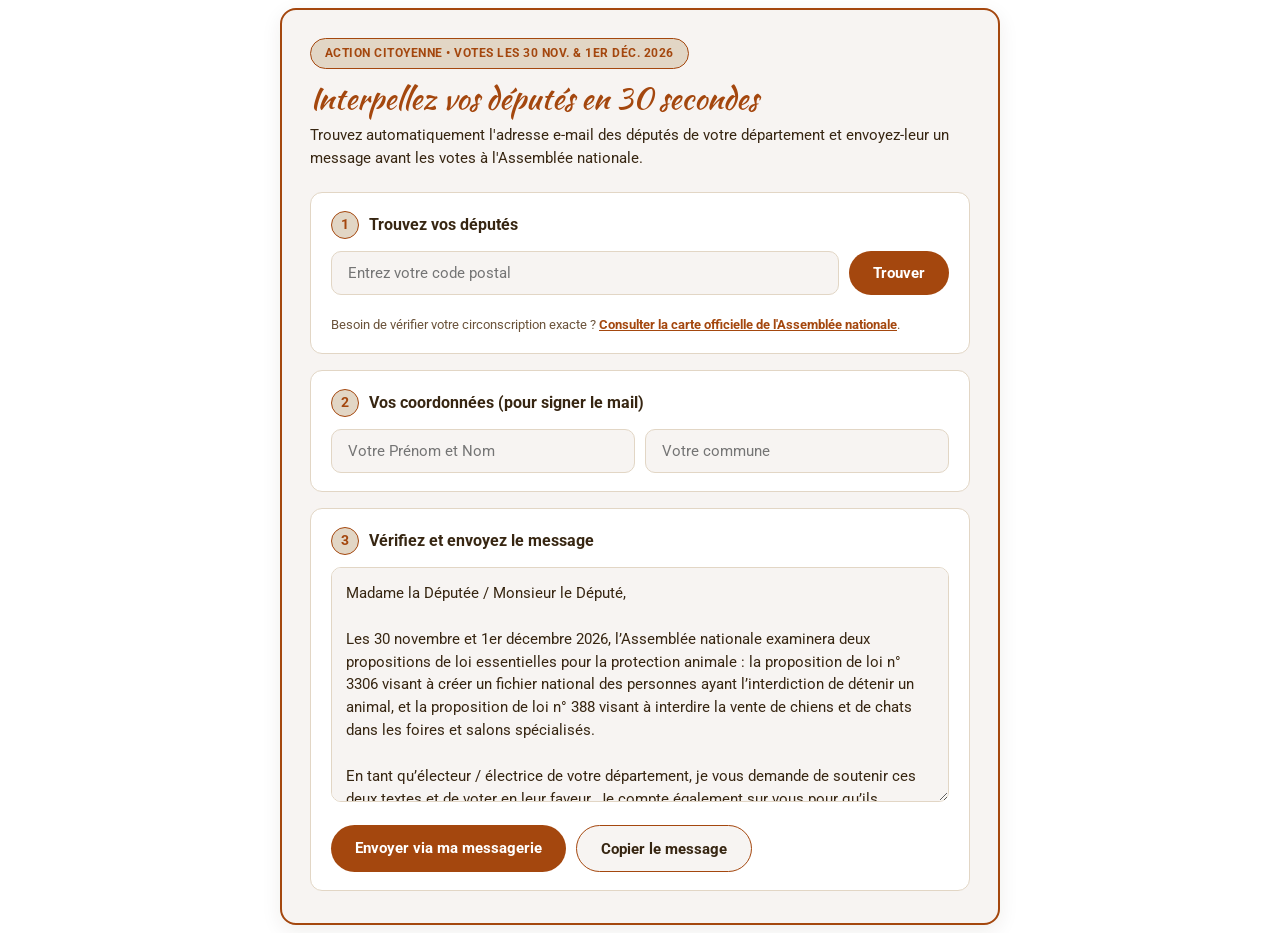
<file: loi-emycile-fin-2026-interpellation-depute.html>
<!DOCTYPE html>
<html lang="fr">
<head>
  <meta charset="UTF-8" />
  <meta name="viewport" content="width=device-width, initial-scale=1.0" />
  <title>Interpeller mes députés – ARGOS 42</title>

  <!-- Typographies officielles de la charte ARGOS 42 -->
  <link rel="preconnect" href="https://fonts.googleapis.com">
  <link rel="preconnect" href="https://fonts.gstatic.com" crossorigin>
  <link href="https://fonts.googleapis.com/css2?family=Kaushan+Script&family=Roboto:wght@400;500;700&display=swap" rel="stylesheet">
  <style>
    :root {
      --caramel: #a4470e;        /* Caramel principal */
      --caramel-dark: #823608;
      --vermillon: #e5622e;      /* Orange Vermillon */
      --vermillon-dark: #c94e1e;
      --beige: #e2d6c5;          /* Beige - Fond principal */
      --discret: #f7f4f2;        /* Fond discret */
      --chocolat: #372612;       /* Chocolat */
      --chocolat-soft: #6b533b;
      --radius: 16px;
    }

    * { box-sizing: border-box; margin: 0; padding: 0; }

    body {
      font-family: 'Roboto', sans-serif;
      background-color: transparent;
      color: var(--chocolat);
      line-height: 1.5;
      padding: 8px;
    }

    .widget-box {
      max-width: 720px;
      margin: 0 auto;
      background: var(--discret);
      border: 2px solid var(--caramel);
      border-radius: var(--radius);
      padding: 28px;
      box-shadow: 0 6px 20px rgba(55, 38, 18, 0.08);
    }

    .badge {
      display: inline-block;
      background: var(--beige);
      color: var(--caramel);
      border: 1px solid var(--caramel);
      font-size: 0.78rem;
      font-weight: 700;
      text-transform: uppercase;
      letter-spacing: 0.04em;
      padding: 5px 14px;
      border-radius: 50px;
      margin-bottom: 12px;
    }

    h2 {
      font-family: 'Kaushan Script', cursive;
      font-size: 1.85rem;
      font-weight: 400;
      color: var(--caramel);
      line-height: 1.2;
      margin-bottom: 8px;
    }

    .subtitle {
      font-size: 0.96rem;
      color: var(--chocolat);
      margin-bottom: 22px;
    }

    .step {
      background: #ffffff;
      border-radius: 12px;
      padding: 18px 20px;
      margin-bottom: 16px;
      border: 1.5px solid var(--beige);
    }

    .step:last-of-type {
      margin-bottom: 4px;
    }

    .step-title {
      font-weight: 700;
      font-size: 1.02rem;
      color: var(--chocolat);
      margin-bottom: 12px;
      display: flex;
      align-items: center;
      gap: 10px;
    }

    .step-num {
      background: var(--beige);
      color: var(--caramel);
      border: 1.5px solid var(--caramel);
      width: 28px;
      height: 28px;
      border-radius: 50%;
      display: inline-flex;
      align-items: center;
      justify-content: center;
      font-size: 0.9rem;
      font-weight: 700;
      flex-shrink: 0;
    }

    .search-row { display: flex; gap: 10px; flex-wrap: wrap; }

    input[type="text"], select {
      flex: 1;
      min-width: 180px;
      padding: 12px 16px;
      border: 1.5px solid var(--beige);
      border-radius: 10px;
      font-family: 'Roboto', sans-serif;
      font-size: 0.95rem;
      color: var(--chocolat);
      background: var(--discret);
    }

    input[type="text"]:focus, select:focus {
      outline: none;
      border-color: var(--caramel);
      background: #ffffff;
    }

    button, .btn-pill {
      cursor: pointer;
      border: none;
      border-radius: 50px;
      font-family: 'Roboto', sans-serif;
      font-weight: 700;
      font-size: 0.95rem;
      padding: 12px 24px;
      text-decoration: none;
      display: inline-flex;
      align-items: center;
      justify-content: center;
      gap: 8px;
      transition: background 0.2s, transform 0.1s;
    }

    button:active, .btn-pill:active {
      transform: scale(0.98);
    }

    .btn-caramel {
      background: var(--caramel);
      color: #ffffff;
    }
    .btn-caramel:hover { background: var(--caramel-dark); }

    .btn-outline {
      background: var(--discret);
      color: var(--chocolat);
      border: 1.5px solid var(--caramel);
    }
    .btn-outline:hover { background: var(--beige); }

    .depute-toolbar {
      display: flex;
      justify-content: space-between;
      align-items: center;
      margin-top: 14px;
      gap: 8px;
      flex-wrap: wrap;
    }

    .btn-mini {
      font-size: 0.82rem;
      padding: 6px 14px;
      background: var(--beige);
      color: var(--chocolat);
      border-radius: 50px;
    }
    .btn-mini:hover { background: var(--caramel); color: #ffffff; }

    .depute-list {
      margin-top: 10px;
      display: grid;
      gap: 8px;
      max-height: 215px;
      overflow-y: auto;
      padding-right: 4px;
    }

    .depute-card {
      display: flex;
      align-items: center;
      justify-content: space-between;
      gap: 12px;
      padding: 12px 14px;
      border: 1.5px solid var(--beige);
      border-radius: 10px;
      background: var(--discret);
      cursor: pointer;
      transition: border-color 0.15s, background 0.15s;
    }

    .depute-card.selected {
      border-color: var(--caramel);
      background: #f5ebe0;
    }

    .depute-left {
      display: flex;
      align-items: center;
      gap: 12px;
    }

    .depute-checkbox {
      width: 18px;
      height: 18px;
      accent-color: var(--caramel);
      cursor: pointer;
      flex-shrink: 0;
    }

    .depute-name { font-weight: 700; font-size: 0.96rem; color: var(--chocolat); }
    .depute-circo { font-size: 0.83rem; color: var(--chocolat-soft); }
    .depute-email { font-size: 0.84rem; color: var(--caramel); font-weight: 700; margin-top: 2px; }

    .role-tag {
      font-size: 0.78rem;
      font-weight: 700;
      padding: 3px 10px;
      border-radius: 50px;
      background: var(--beige);
      color: var(--caramel);
      border: 1px solid var(--caramel);
      white-space: nowrap;
    }

    .user-grid { display: grid; grid-template-columns: 1fr 1fr; gap: 10px; }

    @media (max-width: 540px) {
      .widget-box { padding: 18px; }
      h2 { font-size: 1.55rem; }
      .user-grid { grid-template-columns: 1fr; }
      .depute-card { flex-direction: column; align-items: flex-start; }
    }

    textarea {
      width: 100%;
      min-height: 235px;
      padding: 14px;
      border: 1.5px solid var(--beige);
      border-radius: 10px;
      font-family: 'Roboto', sans-serif;
      font-size: 0.92rem;
      line-height: 1.55;
      color: var(--chocolat);
      background: var(--discret);
      resize: vertical;
    }

    textarea:focus {
      outline: none;
      border-color: var(--caramel);
      background: #ffffff;
    }

    .actions { display: flex; flex-wrap: wrap; gap: 10px; margin-top: 16px; }
    .status-msg { font-size: 0.9rem; margin-top: 10px; color: var(--caramel); font-weight: 700; }
    .error-msg { color: #b91c1c; font-size: 0.9rem; margin-top: 10px; font-weight: 500; }
    .fallback-link { font-size: 0.83rem; color: var(--chocolat-soft); margin-top: 10px; }
    .fallback-link a { color: var(--caramel); font-weight: 700; }
  </style>
</head>
<body>

<div class="widget-box">
  <span class="badge">Action citoyenne • Votes les 30 nov. &amp; 1er déc. 2026</span>
  <h2>Interpellez vos députés en 30 secondes</h2>
  <p class="subtitle">Trouvez automatiquement l'adresse e-mail des députés de votre département et envoyez-leur un message avant les votes à l'Assemblée nationale.</p>

  <!-- ÉTAPE 1 : RECHERCHE PAR CODE POSTAL -->
  <div class="step">
    <div class="step-title"><span class="step-num">1</span> Trouvez vos députés</div>
    <div class="search-row">
      <input type="text" id="cpInput" maxlength="5" placeholder="Entrez votre code postal" />
      <button type="button" class="btn-caramel" id="searchBtn">Trouver</button>
    </div>

    <div id="communeBox" style="margin-top:10px; display:none;">
      <select id="communeSelect"></select>
    </div>

    <div id="toolbarBox" class="depute-toolbar" style="display:none;">
      <span id="searchStatus" class="status-msg" style="margin-top:0;"></span>
      <button type="button" class="btn-mini" id="toggleAllBtn">Tout décocher</button>
    </div>

    <div id="searchError" class="error-msg" style="display:none;"></div>
    <div id="deputeList" class="depute-list"></div>

    <p class="fallback-link">
      Besoin de vérifier votre circonscription exacte ? <a href="https://www2.assemblee-nationale.fr/recherche-localisee/carte/FRANCE" target="_blank" rel="noopener">Consulter la carte officielle de l'Assemblée nationale</a>.
    </p>
  </div>

  <!-- ÉTAPE 2 : SIGNATURE -->
  <div class="step">
    <div class="step-title"><span class="step-num">2</span> Vos coordonnées (pour signer le mail)</div>
    <div class="user-grid">
      <input type="text" id="userName" placeholder="Votre Prénom et Nom" />
      <input type="text" id="userCity" placeholder="Votre commune" />
    </div>
  </div>

  <!-- ÉTAPE 3 : MESSAGE & ENVOI -->
  <div class="step">
    <div class="step-title"><span class="step-num">3</span> Vérifiez et envoyez le message</div>
    <textarea id="emailBody"></textarea>
    <div class="actions">
      <a id="mailtoBtn" href="#" class="btn-pill btn-caramel"> Envoyer via ma messagerie</a>
      <button type="button" class="btn-outline" id="copyMsgBtn"> Copier le message</button>
      <button type="button" class="btn-outline" id="copyEmailBtn" style="display:none;"> Copier les adresses</button>
    </div>
    <div id="copyConfirm" class="status-msg" style="display:none;"></div>
  </div>
</div>

<script>
  const cpInput = document.getElementById("cpInput");
  const searchBtn = document.getElementById("searchBtn");
  const communeBox = document.getElementById("communeBox");
  const communeSelect = document.getElementById("communeSelect");
  const toolbarBox = document.getElementById("toolbarBox");
  const toggleAllBtn = document.getElementById("toggleAllBtn");
  const searchStatus = document.getElementById("searchStatus");
  const searchError = document.getElementById("searchError");
  const deputeList = document.getElementById("deputeList");

  const userNameInput = document.getElementById("userName");
  const userCityInput = document.getElementById("userCity");
  const emailBody = document.getElementById("emailBody");
  const mailtoBtn = document.getElementById("mailtoBtn");
  const copyMsgBtn = document.getElementById("copyMsgBtn");
  const copyEmailBtn = document.getElementById("copyEmailBtn");
  const copyConfirm = document.getElementById("copyConfirm");

  const ARGOS_BCC = "ael+an@association-argos42.com";
  const emailSubject = "Protection animale : votez pour les propositions de loi n° 3306 et n° 388 (30 nov. & 1er déc.)";
  const DATA_GOUV_RESOURCE = "092bd7bb-1543-405b-b53c-932ebb49bb8e";

  let currentDeputes = [];

  async function fetchDeputesByDept(codeDept) {
    const deptFormatted = String(codeDept).padStart(2, "0");
    const url = `https://tabular-api.data.gouv.fr/api/resources/${DATA_GOUV_RESOURCE}/data/?departementCode__exact=${encodeURIComponent(deptFormatted)}&page_size=50`;
    const res = await fetch(url);
    if (!res.ok) throw new Error("Erreur API data.gouv");
    const json = await res.json();
    return json.data || [];
  }

  function formatEmailAN(prenom, nom) {
    const clean = (str) => String(str || "")
      .normalize("NFD")
      .replace(/[\u0300-\u036f]/g, "")
      .toLowerCase()
      .replace(/['’\s]+/g, "-")
      .replace(/[^a-z-]/g, "");
    return `${clean(prenom)}.${clean(nom)}@assemblee-nationale.fr`;
  }

  function getSelectedDeputes() {
    return currentDeputes.filter(d => d.selected && d.email);
  }

  function buildMessage() {
    const selected = getSelectedDeputes();
    let salutation = "Madame la Députée / Monsieur le Député,";

    if (selected.length === 1) {
      const dep = selected[0];
      if (dep.civ === "Mme") {
        salutation = `Madame la Députée ${dep.nom},`;
      } else if (dep.civ === "M.") {
        salutation = `Monsieur le Député ${dep.nom},`;
      } else {
        salutation = `Madame la Députée / Monsieur le Député ${dep.nom},`;
      }
    } else if (selected.length > 1) {
      salutation = "Mesdames et Messieurs les Députés,";
    }

    const name = userNameInput.value.trim() || "[Prénom Nom]";
    const city = userCityInput.value.trim() || "[Votre commune]";

    emailBody.value = `${salutation}

Les 30 novembre et 1er décembre 2026, l’Assemblée nationale examinera deux propositions de loi essentielles pour la protection animale : la proposition de loi n° 3306 visant à créer un fichier national des personnes ayant l’interdiction de détenir un animal, et la proposition de loi n° 388 visant à interdire la vente de chiens et de chats dans les foires et salons spécialisés.

En tant qu’électeur / électrice de votre département, je vous demande de soutenir ces deux textes et de voter en leur faveur. Je compte également sur vous pour qu’ils puissent être définitivement adoptés avant la suspension des travaux parlementaires, fin février 2027.

Je vous remercie de l’attention que vous porterez à ma demande et vous prie d’agréer, ${selected.length > 1 ? "Mesdames et Messieurs les Députés" : "Madame la Députée / Monsieur le Député"}, l’expression de mes salutations distinguées.

${name}, ${city}`;

    updateMailto();
  }

  function updateMailto() {
    const selected = getSelectedDeputes();
    // Tous les députés sélectionnés + Argos 42 sont placés en CCI (bcc), aucun en apparent (To)
    const deputesEmails = selected.map(d => d.email);
    const bccList = [...deputesEmails, ARGOS_BCC];

    const subject = encodeURIComponent(emailSubject);
    const body = encodeURIComponent(emailBody.value);
    const bcc = encodeURIComponent(bccList.join(","));

    mailtoBtn.href = `mailto:?bcc=${bcc}&subject=${subject}&body=${body}`;
    copyEmailBtn.style.display = selected.length > 0 ? "inline-flex" : "none";
  }

  function renderDeputes() {
    deputeList.innerHTML = "";

    currentDeputes.forEach((dep) => {
      const card = document.createElement("div");
      card.className = "depute-card" + (dep.selected ? " selected" : "");

      const roleText = dep.selected ? "En CCI" : "Non inclus";

      card.innerHTML = `
        <div class="depute-left">
          <input type="checkbox" class="depute-checkbox" ${dep.selected ? "checked" : ""} aria-label="Sélectionner ${dep.nom}" />
          <div>
            <div class="depute-name">${dep.civ || ""} ${dep.nom} ${dep.groupe ? "(" + dep.groupe + ")" : ""}</div>
            <div class="depute-circo">${dep.circoLabel}</div>
            <div class="depute-email">${dep.email}</div>
          </div>
        </div>
        <span class="role-tag">${roleText}</span>
      `;

      card.addEventListener("click", (e) => {
        if (e.target.tagName !== "INPUT") {
          dep.selected = !dep.selected;
        } else {
          dep.selected = e.target.checked;
        }
        updateToggleBtn();
        renderDeputes();
        buildMessage();
      });

      deputeList.appendChild(card);
    });
  }

  function updateToggleBtn() {
    const allSelected = currentDeputes.every(d => d.selected);
    toggleAllBtn.textContent = allSelected ? "Tout décocher" : "Tout sélectionner";
    const count = getSelectedDeputes().length;
    searchStatus.textContent = `${count} député${count > 1 ? "s" : ""} sélectionné${count > 1 ? "s" : ""} (en CCI) :`;
  }

  toggleAllBtn.addEventListener("click", () => {
    const allSelected = currentDeputes.every(d => d.selected);
    currentDeputes.forEach(d => d.selected = !allSelected);
    updateToggleBtn();
    renderDeputes();
    buildMessage();
  });

  async function searchByPostalCode() {
    const cp = cpInput.value.trim();
    if (!/^\d{5}$/.test(cp)) {
      searchError.style.display = "block";
      searchError.textContent = "Veuillez entrer un code postal valide à 5 chiffres.";
      return;
    }

    searchError.style.display = "none";
    communeBox.style.display = "none";
    toolbarBox.style.display = "none";
    deputeList.innerHTML = "";

    try {
      const geoRes = await fetch(`https://geo.api.gouv.fr/communes?codePostal=${cp}&fields=nom,code,codeDepartement`);
      const communes = await geoRes.json();

      if (!communes || communes.length === 0) {
        searchError.style.display = "block";
        searchError.textContent = "Aucune commune trouvée pour ce code postal.";
        return;
      }

      if (communes.length > 1) {
        communeBox.style.display = "block";
        communeSelect.innerHTML = communes.map(c => `<option value="${c.nom}">${c.nom}</option>`).join("");
        userCityInput.value = communes[0].nom;
        communeSelect.onchange = () => {
          userCityInput.value = communeSelect.value;
          buildMessage();
        };
      } else {
        userCityInput.value = communes[0].nom;
      }

      const codeDept = communes[0].codeDepartement;
      const deptDeputes = await fetchDeputesByDept(codeDept);

      if (!deptDeputes || deptDeputes.length === 0) {
        searchError.style.display = "block";
        searchError.textContent = "Aucun député trouvé pour ce département. Utilisez le lien officiel ci-dessous.";
        return;
      }

      currentDeputes = deptDeputes
        .sort((a, b) => Number(a.circo) - Number(b.circo))
        .map(d => ({
          civ: d.civ,
          nom: `${d.prenom} ${d.nom}`,
          groupe: d.groupeAbrev || "",
          circoLabel: `${d.departementNom || "Département " + codeDept} – ${d.circo}e circonscription`,
          email: d.mail || formatEmailAN(d.prenom, d.nom),
          selected: true
        }));

      toolbarBox.style.display = "flex";
      updateToggleBtn();
      renderDeputes();
      buildMessage();

    } catch (e) {
      searchError.style.display = "block";
      searchError.textContent = "Erreur de connexion temporaire. Vous pouvez copier le message ci-dessous et cliquer sur le lien de l'Assemblée nationale.";
    }
  }

  searchBtn.addEventListener("click", searchByPostalCode);
  cpInput.addEventListener("keypress", (e) => { if (e.key === "Enter") searchByPostalCode(); });
  userNameInput.addEventListener("input", buildMessage);
  userCityInput.addEventListener("input", buildMessage);
  emailBody.addEventListener("input", updateMailto);

  copyMsgBtn.addEventListener("click", () => {
    navigator.clipboard.writeText(emailBody.value).then(() => {
      copyConfirm.style.display = "block";
      copyConfirm.textContent = "✅ Message copié !";
      setTimeout(() => { copyConfirm.style.display = "none"; }, 3500);
    });
  });

  copyEmailBtn.addEventListener("click", () => {
    const selected = getSelectedDeputes();
    if (selected.length > 0) {
      const allEmails = [...selected.map(d => d.email), ARGOS_BCC].join(", ");
      navigator.clipboard.writeText(allEmails).then(() => {
        copyConfirm.style.display = "block";
        copyConfirm.textContent = "✅ Adresses copiées !";
        setTimeout(() => { copyConfirm.style.display = "none"; }, 3500);
      });
    }
  });

  buildMessage();
</script>
</body>
</html>
</file>
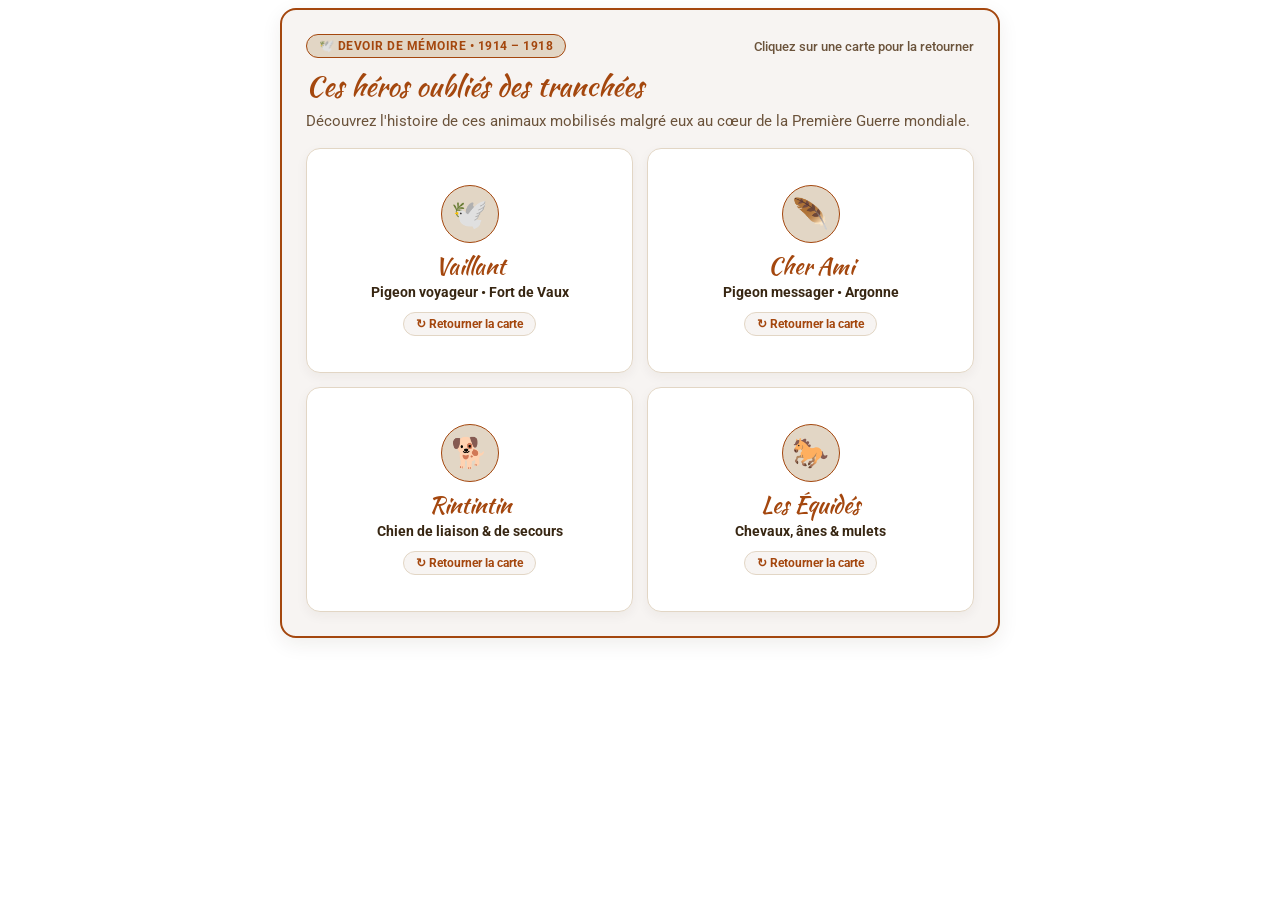
<file: memorial-animaux-14-18.html>
<!DOCTYPE html>
<html lang="fr">
<head>
  <meta charset="UTF-8" />
  <meta name="viewport" content="width=device-width, initial-scale=1.0" />
  <title>Mémorial des animaux de la Grande Guerre — ARGOS 42</title>
  <link rel="preconnect" href="https://fonts.googleapis.com">
  <link rel="preconnect" href="https://fonts.gstatic.com" crossorigin>
  <link href="https://fonts.googleapis.com/css2?family=Kaushan+Script&family=Roboto:wght@400;500;700&display=swap" rel="stylesheet">
  <style>
    :root {
      --caramel: #a4470e;
      --caramel-dark: #823608;
      --beige: #e2d6c5;
      --discret: #f7f4f2;
      --chocolat: #372612;
      --chocolat-soft: #6b533b;
      --radius: 16px;
    }

    * { box-sizing: border-box; margin: 0; padding: 0; }

    body {
      font-family: 'Roboto', sans-serif;
      background: transparent;
      color: var(--chocolat);
      padding: 8px;
    }

    .memorial-box {
      max-width: 720px;
      margin: 0 auto;
      background: var(--discret);
      border: 2px solid var(--caramel);
      border-radius: var(--radius);
      padding: 24px;
      box-shadow: 0 6px 20px rgba(55, 38, 18, 0.08);
    }

    .header-row {
      display: flex;
      justify-content: space-between;
      align-items: center;
      flex-wrap: wrap;
      gap: 8px;
      margin-bottom: 8px;
    }

    .badge {
      background: var(--beige);
      color: var(--caramel);
      border: 1px solid var(--caramel);
      font-size: 0.76rem;
      font-weight: 700;
      text-transform: uppercase;
      letter-spacing: 0.04em;
      padding: 4px 12px;
      border-radius: 50px;
    }

    .hint {
      font-size: 0.82rem;
      color: var(--chocolat-soft);
      font-weight: 500;
    }

    h2 {
      font-family: 'Kaushan Script', cursive;
      font-size: 1.75rem;
      font-weight: 400;
      color: var(--caramel);
      margin-bottom: 6px;
    }

    .subtitle {
      font-size: 0.92rem;
      color: var(--chocolat-soft);
      margin-bottom: 18px;
    }

    .cards-grid {
      display: grid;
      grid-template-columns: repeat(2, 1fr);
      gap: 14px;
    }

    .flip-card {
      background: transparent;
      height: 225px;
      perspective: 1000px;
      cursor: pointer;
    }

    .flip-inner {
      position: relative;
      width: 100%;
      height: 100%;
      transition: transform 0.55s cubic-bezier(0.4, 0.2, 0.2, 1);
      transform-style: preserve-3d;
    }

    .flip-card.flipped .flip-inner {
      transform: rotateY(180deg);
    }

    .flip-front, .flip-back {
      position: absolute;
      width: 100%;
      height: 100%;
      backface-visibility: hidden;
      -webkit-backface-visibility: hidden;
      border-radius: 14px;
      padding: 18px;
      display: flex;
      flex-direction: column;
      justify-content: center;
      align-items: center;
      text-align: center;
    }

    /* Face avant */
    .flip-front {
      background: #ffffff;
      border: 1.5px solid var(--beige);
      box-shadow: 0 4px 12px rgba(55, 38, 18, 0.05);
    }

    .flip-card:hover .flip-front {
      border-color: var(--caramel);
    }

    .icon-circle {
      width: 58px;
      height: 58px;
      border-radius: 50%;
      background: var(--beige);
      border: 1.5px solid var(--caramel);
      font-size: 1.85rem;
      display: flex;
      align-items: center;
      justify-content: center;
      margin-bottom: 10px;
    }

    .card-name {
      font-family: 'Kaushan Script', cursive;
      font-size: 1.45rem;
      color: var(--caramel);
      line-height: 1.15;
    }

    .card-role {
      font-size: 0.85rem;
      font-weight: 700;
      color: var(--chocolat);
      margin-top: 4px;
    }

    .tap-pill {
      margin-top: 12px;
      font-size: 0.75rem;
      font-weight: 700;
      color: var(--caramel);
      background: var(--discret);
      border: 1px solid var(--beige);
      padding: 4px 12px;
      border-radius: 50px;
    }

    /* Face arrière */
    .flip-back {
      background: var(--chocolat);
      color: #ffffff;
      border: 2px solid var(--caramel);
      transform: rotateY(180deg);
      justify-content: space-between;
      text-align: left;
      align-items: flex-start;
    }

    .back-title {
      font-size: 0.92rem;
      font-weight: 700;
      color: var(--beige);
      border-bottom: 1px solid rgba(226, 214, 197, 0.25);
      padding-bottom: 6px;
      width: 100%;
    }

    .back-text {
      font-size: 0.86rem;
      line-height: 1.45;
      color: #f7f4f2;
    }

    .back-stat {
      font-size: 0.78rem;
      font-weight: 700;
      background: var(--caramel);
      color: #ffffff;
      padding: 4px 10px;
      border-radius: 50px;
    }

    @media (max-width: 560px) {
      .memorial-box { padding: 16px; }
      .cards-grid { grid-template-columns: 1fr; }
      .flip-card { height: 205px; }
      h2 { font-size: 1.45rem; }
    }
  </style>
</head>
<body>

<div class="memorial-box">
  <div class="header-row">
    <span class="badge">🕊️ Devoir de mémoire • 1914 – 1918</span>
    <span class="hint">Cliquez sur une carte pour la retourner</span>
  </div>
  <h2>Ces héros oubliés des tranchées</h2>
  <p class="subtitle">Découvrez l'histoire de ces animaux mobilisés malgré eux au cœur de la Première Guerre mondiale.</p>

  <div class="cards-grid">
    <!-- Carte 1 : Vaillant -->
    <div class="flip-card" onclick="this.classList.toggle('flipped')">
      <div class="flip-inner">
        <div class="flip-front">
          <div class="icon-circle">🕊️</div>
          <div class="card-name">Vaillant</div>
          <div class="card-role">Pigeon voyageur • Fort de Vaux</div>
          <span class="tap-pill">↻ Retourner la carte</span>
        </div>
        <div class="flip-back">
          <div class="back-title">Vaillant (matricule 787-15)</div>
          <p class="back-text">Lâché en juin 1916 depuis le fort de Vaux assiégé et enfumé par les gaz, il parvient à transmettre l'ultime message de détresse du commandant Raynal.</p>
          <span class="back-stat">60 000 pigeons mobilisés en France</span>
        </div>
      </div>
    </div>

    <!-- Carte 2 : Cher Ami -->
    <div class="flip-card" onclick="this.classList.toggle('flipped')">
      <div class="flip-inner">
        <div class="flip-front">
          <div class="icon-circle">🪶</div>
          <div class="card-name">Cher Ami</div>
          <div class="card-role">Pigeon messager • Argonne</div>
          <span class="tap-pill">↻ Retourner la carte</span>
        </div>
        <div class="flip-back">
          <div class="back-title">Cher Ami</div>
          <p class="back-text">Grièvement blessé par balle en plein vol en octobre 1918, il achève sa mission et permet de sauver 194 soldats encerclés. Les soigneurs lui fabriquèrent une prothèse en bois.</p>
          <span class="back-stat">194 vies humaines sauvées</span>
        </div>
      </div>
    </div>

    <!-- Carte 3 : Rintintin -->
    <div class="flip-card" onclick="this.classList.toggle('flipped')">
      <div class="flip-inner">
        <div class="flip-front">
          <div class="icon-circle">🐕</div>
          <div class="card-name">Rintintin</div>
          <div class="card-role">Chien de liaison &amp; de secours</div>
          <span class="tap-pill">↻ Retourner la carte</span>
        </div>
        <div class="flip-back">
          <div class="back-title">Rintintin</div>
          <p class="back-text">Recueilli dans un chenil bombardé en Lorraine en 1918, ce berger allemand a servi pour le transport de messages, de matériel et de médicaments sous le feu.</p>
          <span class="back-stat">Environ 200 000 chiens engagés</span>
        </div>
      </div>
    </div>

    <!-- Carte 4 : Chevaux, ânes et mulets -->
    <div class="flip-card" onclick="this.classList.toggle('flipped')">
      <div class="flip-inner">
        <div class="flip-front">
          <div class="icon-circle">🐎</div>
          <div class="card-name">Les Équidés</div>
          <div class="card-role">Chevaux, ânes &amp; mulets</div>
          <span class="tap-pill">↻ Retourner la carte</span>
        </div>
        <div class="flip-back">
          <div class="back-title">Les forçats du front</div>
          <p class="back-text">Indispensables pour tirer l'artillerie, les munitions et évacuer les blessés dans la boue des tranchées. Soignés puis renvoyés au front, presque aucun n'a survécu.</p>
          <span class="back-stat">Plus de 11 millions d'équidés mobilisés</span>
        </div>
      </div>
    </div>
  </div>
</div>

</body>
</html>
</file>
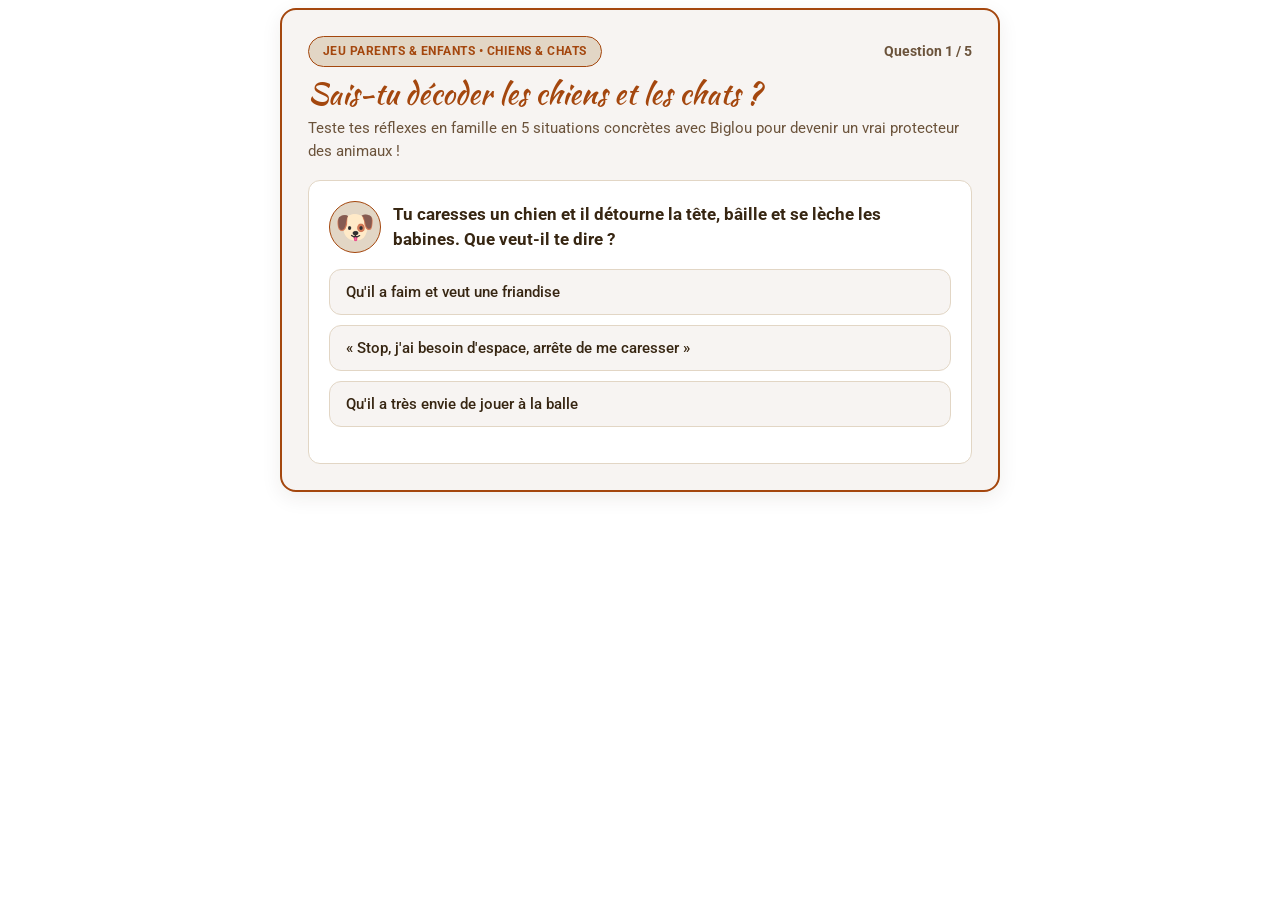
<file: quiz-enfant-respect-animaux.html>
<!DOCTYPE html>
<html lang="fr">
<head>
  <meta charset="UTF-8" />
  <meta name="viewport" content="width=device-width, initial-scale=1.0" />
  <title>Le Défi de Biglou – Quiz Chiens &amp; Chats</title>
  <link rel="stylesheet" href="argos-quiz.css" />
</head>
<body>

<div class="quiz-box">
  <div class="header-row">
    <span class="badge">Jeu parents &amp; enfants • Chiens &amp; Chats</span>
    <span class="progress-text" id="progressText">Question 1 / 5</span>
  </div>
  <h2>Sais-tu décoder les chiens et les chats ?</h2>
  <p class="subtitle">Teste tes réflexes en famille en 5 situations concrètes avec Biglou pour devenir un vrai protecteur des animaux !</p>

  <div class="card" id="questionCard">
    <div class="q-header">
      <div class="q-emoji" id="qEmoji">🐶</div>
      <div class="q-title" id="qTitle"></div>
    </div>
    <div class="options" id="optionsBox"></div>
    <div class="feedback" id="feedbackBox"></div>
    <div class="nav-row">
      <button type="button" class="btn-pill" id="nextBtn" style="display:none;">Question suivante →</button>
    </div>
  </div>

  <div class="card result-box" id="resultBox">
    <div class="score-circle" id="scoreCircle">5/5</div>
    <div class="result-title" id="resultTitle">Champion des chiens et des chats !</div>
    <p class="result-desc" id="resultDesc"></p>
    <button type="button" class="btn-pill" id="restartBtn">↻ Rejouer le quiz</button>
  </div>
</div>

<script>
  const questions = [
    {
      emoji: "🐶",
      question: "Tu caresses un chien et il détourne la tête, bâille et se lèche les babines. Que veut-il te dire ?",
      options: [
        "Qu'il a faim et veut une friandise",
        "« Stop, j'ai besoin d'espace, arrête de me caresser »",
        "Qu'il a très envie de jouer à la balle"
      ],
      correct: 1,
      explanation: "Exact ! Détourner la tête, bâiller ou se lécher les babines sont des signaux d'apaisement : le chien exprime son inconfort bien avant de grogner."
    },
    {
      emoji: "🐱",
      question: "Un chat remue vivement le bout de sa queue, couche les oreilles en arrière et se fige. Comment se sent-il ?",
      options: [
        "Il est très agacé ou stressé : il faut le laisser tranquille",
        "Il est super content comme un chien qui remue la queue",
        "Il réclame un gros câlin dans les bras"
      ],
      correct: 0,
      explanation: "Bravo ! Contrairement au chien, un chat qui fouette l'air avec sa queue et couche ses oreilles montre qu'il est irrité et risque de griffer si on insiste."
    },
    {
      emoji: "🦮",
      question: "Dans la rue, tu croises un chien super mignon tenu en laisse. Quel est le premier réflexe ?",
      options: [
        "Courir vers lui pour lui faire un gros câlin",
        "Le fixer droit dans les yeux en tendant la main",
        "Marcher calmement et demander d'abord la permission à son humain"
      ],
      correct: 2,
      explanation: "Toujours demander l'accord du propriétaire avant d'approcher, sans courir ni fixer le chien dans les yeux."
    },
    {
      emoji: "💤",
      question: "Le chat dort profondément sur l'arbre à chat ou le chien mange dans sa gamelle. Que dois-tu faire ?",
      options: [
        "Les laisser tranquilles : ce sont leurs moments et zones de refuge",
        "Venir les caresser doucement pour leur montrer que tu les aimes",
        "Soulever leur gamelle ou les réveiller pour jouer"
      ],
      correct: 0,
      explanation: "Un chien ou un chat qui mange ou qui dort dans son espace de refuge ne doit jamais être dérangé : il pourrait réagir par surprise ou par défense."
    },
    {
      emoji: "🤚",
      question: "Un chat se roule sur le dos devant toi ou un chien s'approche pour te dire bonjour. Où vaut-il mieux les caresser ?",
      options: [
        "En tapotant fort sur le dessus de leur tête",
        "Doucement avec le plat de la main sous le menton, sur le poitrail ou le côté",
        "En leur attrapant le ventre ou les pattes à deux mains"
      ],
      correct: 1,
      explanation: "Parfait ! La plupart des chiens et des chats n'aiment pas les mains qui arrivent au-dessus de leur tête ni qu'on leur touche le ventre. Préfère toujours une caresse douce sur le flanc, le poitrail ou sous le menton."
    }
  ];

  let current = 0;
  let score = 0;

  const progressText = document.getElementById("progressText");
  const qEmoji = document.getElementById("qEmoji");
  const qTitle = document.getElementById("qTitle");
  const optionsBox = document.getElementById("optionsBox");
  const feedbackBox = document.getElementById("feedbackBox");
  const nextBtn = document.getElementById("nextBtn");
  const questionCard = document.getElementById("questionCard");
  const resultBox = document.getElementById("resultBox");
  const scoreCircle = document.getElementById("scoreCircle");
  const resultTitle = document.getElementById("resultTitle");
  const resultDesc = document.getElementById("resultDesc");
  const restartBtn = document.getElementById("restartBtn");

  function loadQuestion() {
    const q = questions[current];
    progressText.textContent = `Question ${current + 1} / ${questions.length}`;
    qEmoji.textContent = q.emoji;
    qTitle.textContent = q.question;
    optionsBox.innerHTML = "";
    feedbackBox.style.display = "none";
    nextBtn.style.display = "none";

    q.options.forEach((optText, idx) => {
      const btn = document.createElement("button");
      btn.type = "button";
      btn.className = "opt-btn";
      btn.textContent = optText;
      btn.onclick = () => checkAnswer(idx, btn);
      optionsBox.appendChild(btn);
    });
  }

  function checkAnswer(selectedIdx, clickedBtn) {
    const q = questions[current];
    const buttons = optionsBox.querySelectorAll(".opt-btn");
    buttons.forEach(b => b.disabled = true);

    if (selectedIdx === q.correct) {
      score++;
      clickedBtn.classList.add("correct");
      feedbackBox.innerHTML = `<strong>✅ Bonne réponse !</strong> ${q.explanation}`;
    } else {
      clickedBtn.classList.add("wrong");
      buttons[q.correct].classList.add("correct");
      feedbackBox.innerHTML = `<strong>💡 Pas tout à fait :</strong> ${q.explanation}`;
    }

    feedbackBox.style.display = "block";
    nextBtn.textContent = current < questions.length - 1 ? "Question suivante →" : "Voir mon résultat 🏆";
    nextBtn.style.display = "inline-block";
  }

  nextBtn.onclick = () => {
    current++;
    if (current < questions.length) {
      loadQuestion();
    } else {
      showResult();
    }
  };

  function showResult() {
    questionCard.style.display = "none";
    progressText.textContent = "Terminé !";
    resultBox.style.display = "block";
    scoreCircle.textContent = `${score} / ${questions.length}`;

    if (score === questions.length) {
      resultTitle.textContent = "Champion des chiens et des chats !";
      resultDesc.textContent = "Tu sais parfaitement décoder les signaux des chiens et des chats pour vivre avec eux en toute sécurité. Biglou est très fier de toi !";
    } else if (score >= 3) {
      resultTitle.textContent = "Très bons réflexes !";
      resultDesc.textContent = "Tu as déjà compris l'essentiel pour respecter les chiens et les chats. Continue d'observer leurs signaux avec l'aide des aventures de Biglou !";
    } else {
      resultTitle.textContent = "En route vers de nouveaux réflexes !";
      resultDesc.textContent = "Relis les conseils de l'article avec un adulte et découvre les aventures de Biglou le Beagle pour devenir incollable sur les chiens et les chats.";
    }
  }

  restartBtn.onclick = () => {
    current = 0;
    score = 0;
    resultBox.style.display = "none";
    questionCard.style.display = "block";
    loadQuestion();
  };

  loadQuestion();
</script>
</body>
</html>
</file>
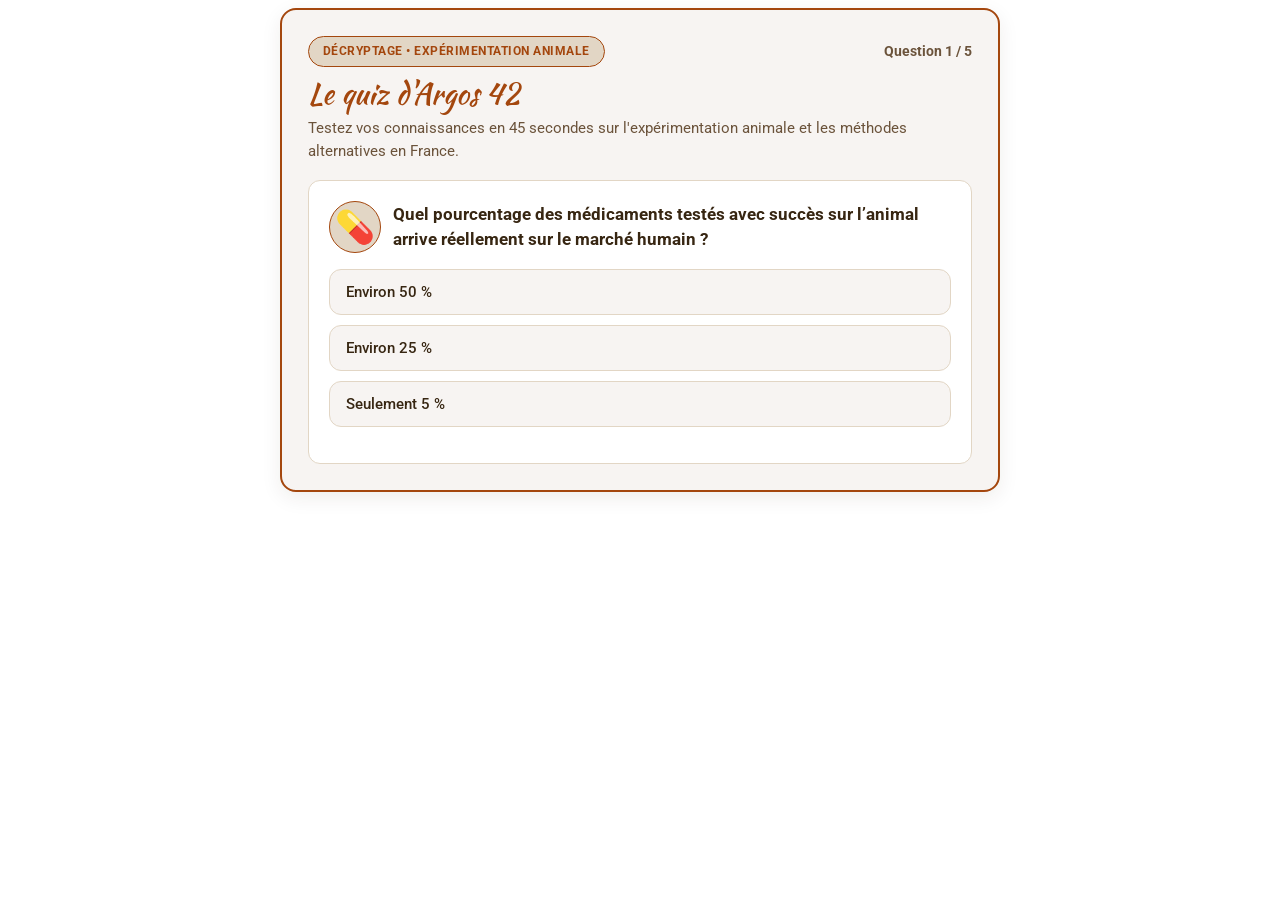
<file: webinaire-alternative-experimentation-animale.html>
<!DOCTYPE html>
<html lang="fr">
<head>
  <meta charset="UTF-8" />
  <meta name="viewport" content="width=device-width, initial-scale=1.0" />
  <title>Quiz Expérimentation Animale — ARGOS 42</title>
  <link rel="stylesheet" href="argos-quiz.css" />
</head>
<body>

<div class="quiz-box">
  <div class="header-row">
    <span class="badge">Décryptage • Expérimentation animale</span>
    <span class="progress-text" id="progressText">Question 1 / 5</span>
  </div>
  <h2>Le quiz d'Argos 42</h2>
  <p class="subtitle">Testez vos connaissances en 45 secondes sur l'expérimentation animale et les méthodes alternatives en France.</p>

  <div class="card" id="questionCard">
    <div class="q-header">
      <div class="q-emoji" id="qEmoji">🔬</div>
      <div class="q-title" id="qTitle"></div>
    </div>
    <div class="options" id="optionsBox"></div>
    <div class="feedback" id="feedbackBox"></div>
    <div class="nav-row">
      <button type="button" class="btn-pill" id="nextBtn" style="display:none;">Question suivante →</button>
    </div>
  </div>

  <div class="card result-box" id="resultBox">
    <div class="score-circle" id="scoreCircle">5 / 5</div>
    <div class="result-title" id="resultTitle">Incollable sur le sujet !</div>
    <p class="result-desc">En France, les freins à la sortie de l’expérimentation animale sont surtout politiques et culturels. Aidez Argos 42 à faire bouger les lignes.</p>
    <div style="display: flex; gap: 10px; justify-content: center; flex-wrap: wrap;">
      <a class="btn-pill" href="https://argos42.org/soutenez-lassociation-argos-42/" target="_top" style="text-decoration: none;">Soutenir Argos 42</a>
      <button type="button" class="btn-pill" id="restartBtn" style="background: var(--beige); color: var(--chocolat); border: 1.5px solid var(--caramel);">↻ Rejouer</button>
    </div>
  </div>
</div>

<script>
  const questions = [
    {
      emoji: "💊",
      question: "Quel pourcentage des médicaments testés avec succès sur l’animal arrive réellement sur le marché humain ?",
      options: ["Environ 50 %", "Environ 25 %", "Seulement 5 %"],
      correct: 2,
      explanation: "D’après les données rappelées par le Dr Roland Cash (Transcience), 95 % des candidats médicaments échouent chez l’humain, notamment à cause d’une toxicité non détectée chez l’animal."
    },
    {
      emoji: "🇪🇺",
      question: "Quelle place occupe la France en Europe pour le nombre d’animaux utilisés dans des procédures expérimentales ?",
      options: ["1re place", "2e place (juste derrière la Norvège)", "5e place"],
      correct: 1,
      explanation: "Sur les chiffres européens, la France arrive 2e derrière la Norvège (qui utilise massivement des poissons en pisciculture), notamment à cause de la production d’anticorps."
    },
    {
      emoji: "🧬",
      question: "Que sont les « organoïdes » évoqués par la directrice du FC3R ?",
      options: [
        "Des mini-organes humains cultivés en 3D sans animal",
        "Des robots qui remplacent les souris",
        "Des animaux génétiquement modifiés"
      ],
      correct: 0,
      explanation: "Cultivés à partir de cellules humaines (par exemple de peau), ils reproduisent en 3D un avatar d’intestin, de cœur ou de cerveau pour tester des traitements sans recourir à l’animal."
    },
    {
      emoji: "🔬",
      question: "Pourquoi le « test de nage forcée » (placer un rat dans un tube d’eau) est-il toujours pratiqué ?",
      options: [
        "Parce qu’aucune alternative n’existe",
        "Parce que la loi européenne l’impose",
        "Surtout par inertie et habitude de laboratoire depuis les années 70"
      ],
      correct: 2,
      explanation: "Comme l’a souligné Roland Cash lors du webinaire, les freins sont avant tout culturels, économiques et liés aux habitudes de publication."
    },
    {
      emoji: "🐒",
      question: "Quel projet controversé du CNRS près de Marseille a poussé 170 scientifiques à signer une tribune ?",
      options: [
        "La fermeture d’un laboratoire sur les souris",
        "Tripler la capacité d’un élevage de primates (de 600 à 1 800 individus)",
        "L’arrêt des financements sur les méthodes alternatives"
      ],
      correct: 1,
      explanation: "Alors que l’objectif européen est le remplacement total, ce projet d’extension va à contre-courant de la transition vers la recherche sans animaux."
    }
  ];

  let current = 0;
  let score = 0;

  const progressText = document.getElementById("progressText");
  const qEmoji = document.getElementById("qEmoji");
  const qTitle = document.getElementById("qTitle");
  const optionsBox = document.getElementById("optionsBox");
  const feedbackBox = document.getElementById("feedbackBox");
  const nextBtn = document.getElementById("nextBtn");
  const questionCard = document.getElementById("questionCard");
  const resultBox = document.getElementById("resultBox");
  const scoreCircle = document.getElementById("scoreCircle");
  const resultTitle = document.getElementById("resultTitle");
  const restartBtn = document.getElementById("restartBtn");

  function loadQuestion() {
    const q = questions[current];
    progressText.textContent = `Question ${current + 1} / ${questions.length}`;
    qEmoji.textContent = q.emoji;
    qTitle.textContent = q.question;
    optionsBox.innerHTML = "";
    feedbackBox.style.display = "none";
    nextBtn.style.display = "none";

    q.options.forEach((optText, idx) => {
      const btn = document.createElement("button");
      btn.type = "button";
      btn.className = "opt-btn";
      btn.textContent = optText;
      btn.onclick = () => checkAnswer(idx, btn);
      optionsBox.appendChild(btn);
    });
  }

  function checkAnswer(selectedIdx, clickedBtn) {
    const q = questions[current];
    const buttons = optionsBox.querySelectorAll(".opt-btn");
    buttons.forEach(b => b.disabled = true);

    if (selectedIdx === q.correct) {
      score++;
      clickedBtn.classList.add("correct");
      feedbackBox.innerHTML = `<strong>✅ Bonne réponse !</strong> ${q.explanation}`;
    } else {
      clickedBtn.classList.add("wrong");
      buttons[q.correct].classList.add("correct");
      feedbackBox.innerHTML = `<strong>💡 À retenir :</strong> ${q.explanation}`;
    }

    feedbackBox.style.display = "block";
    nextBtn.textContent = current < questions.length - 1 ? "Question suivante →" : "Voir mon résultat 🏆";
    nextBtn.style.display = "inline-block";
  }

  nextBtn.onclick = () => {
    current++;
    if (current < questions.length) {
      loadQuestion();
    } else {
      showResult();
    }
  };

  function showResult() {
    questionCard.style.display = "none";
    progressText.textContent = "Terminé !";
    resultBox.style.display = "block";
    scoreCircle.textContent = `${score} / ${questions.length}`;
    resultTitle.textContent = score >= 4 ? "Incollable sur le sujet !" : "L’essentiel en 45 secondes";
  }

  restartBtn.onclick = () => {
    current = 0;
    score = 0;
    resultBox.style.display = "none";
    questionCard.style.display = "block";
    loadQuestion();
  };

  loadQuestion();
</script>
</body>
</html>
</file>
<file: argos-quiz.css>
/* Charte graphique officielle ARGOS 42 - Modules & Quiz */
@import url('https://fonts.googleapis.com/css2?family=Kaushan+Script&family=Roboto:wght@400;500;700&display=swap');

:root {
  --caramel: #a4470e;
  --caramel-dark: #823608;
  --vermillon: #e5622e;
  --beige: #e2d6c5;
  --discret: #f7f4f2;
  --chocolat: #372612;
  --chocolat-soft: #6b533b;
  --ok-bg: #e8f5e9;
  --ok-border: #2e7d32;
  --ko-bg: #ffebee;
  --ko-border: #c62828;
  --radius: 16px;
}

* { box-sizing: border-box; margin: 0; padding: 0; }

body {
  font-family: 'Roboto', sans-serif;
  background-color: transparent;
  color: var(--chocolat);
  line-height: 1.5;
  padding: 8px;
}

.quiz-box {
  max-width: 720px;
  margin: 0 auto;
  background: var(--discret);
  border: 2px solid var(--caramel);
  border-radius: var(--radius);
  padding: 26px;
  box-shadow: 0 6px 20px rgba(55, 38, 18, 0.08);
}

.header-row {
  display: flex;
  justify-content: space-between;
  align-items: center;
  flex-wrap: wrap;
  gap: 8px;
  margin-bottom: 10px;
}

.badge {
  display: inline-block;
  background: var(--beige);
  color: var(--caramel);
  border: 1px solid var(--caramel);
  font-size: 0.78rem;
  font-weight: 700;
  text-transform: uppercase;
  letter-spacing: 0.04em;
  padding: 5px 14px;
  border-radius: 50px;
}

.progress-text {
  font-size: 0.85rem;
  font-weight: 700;
  color: var(--chocolat-soft);
}

h2 {
  font-family: 'Kaushan Script', cursive;
  font-size: 1.8rem;
  font-weight: 400;
  color: var(--caramel);
  line-height: 1.2;
  margin-bottom: 6px;
}

.subtitle {
  font-size: 0.94rem;
  color: var(--chocolat-soft);
  margin-bottom: 18px;
}

.card {
  background: #ffffff;
  border: 1.5px solid var(--beige);
  border-radius: 12px;
  padding: 20px;
}

.q-header {
  display: flex;
  align-items: center;
  gap: 12px;
  margin-bottom: 16px;
}

.q-emoji {
  font-size: 2rem;
  background: var(--beige);
  width: 52px;
  height: 52px;
  border-radius: 50%;
  display: flex;
  align-items: center;
  justify-content: center;
  flex-shrink: 0;
  border: 1.5px solid var(--caramel);
}

.q-title {
  font-size: 1.05rem;
  font-weight: 700;
  color: var(--chocolat);
}

.options {
  display: grid;
  gap: 10px;
}

.opt-btn {
  width: 100%;
  text-align: left;
  background: var(--discret);
  color: var(--chocolat);
  border: 1.5px solid var(--beige);
  border-radius: 12px;
  padding: 13px 16px;
  font-family: 'Roboto', sans-serif;
  font-size: 0.95rem;
  font-weight: 500;
  cursor: pointer;
  transition: all 0.15s;
}

.opt-btn:hover:not(:disabled) {
  border-color: var(--caramel);
  background: #f5ebe0;
}

.opt-btn:disabled { cursor: default; }

.opt-btn.correct {
  background: var(--ok-bg);
  border-color: var(--ok-border);
  color: #1b5e20;
  font-weight: 700;
}

.opt-btn.wrong {
  background: var(--ko-bg);
  border-color: var(--ko-border);
  color: #b71c1c;
}

.feedback {
  margin-top: 14px;
  padding: 12px 15px;
  border-radius: 10px;
  font-size: 0.92rem;
  background: var(--discret);
  border-left: 4px solid var(--caramel);
  display: none;
}

.nav-row {
  margin-top: 16px;
  display: flex;
  justify-content: flex-end;
}

.btn-pill {
  cursor: pointer;
  border: none;
  border-radius: 50px;
  font-family: 'Roboto', sans-serif;
  font-weight: 700;
  font-size: 0.95rem;
  padding: 12px 26px;
  background: var(--caramel);
  color: #ffffff;
  transition: background 0.2s;
}

.btn-pill:hover { background: var(--caramel-dark); }

.result-box {
  text-align: center;
  padding: 12px 6px;
  display: none;
}

.score-circle {
  width: 84px;
  height: 84px;
  border-radius: 50%;
  background: var(--beige);
  border: 2px solid var(--caramel);
  color: var(--caramel);
  font-size: 1.5rem;
  font-weight: 700;
  display: flex;
  align-items: center;
  justify-content: center;
  margin: 0 auto 14px;
}

.result-title {
  font-family: 'Kaushan Script', cursive;
  font-size: 1.7rem;
  color: var(--caramel);
  margin-bottom: 8px;
}

.result-desc {
  font-size: 0.95rem;
  color: var(--chocolat);
  max-width: 540px;
  margin: 0 auto 18px;
}

@media (max-width: 540px) {
  .quiz-box { padding: 18px; }
  h2 { font-size: 1.5rem; }
  .q-emoji { width: 44px; height: 44px; font-size: 1.6rem; }
}
</file>
